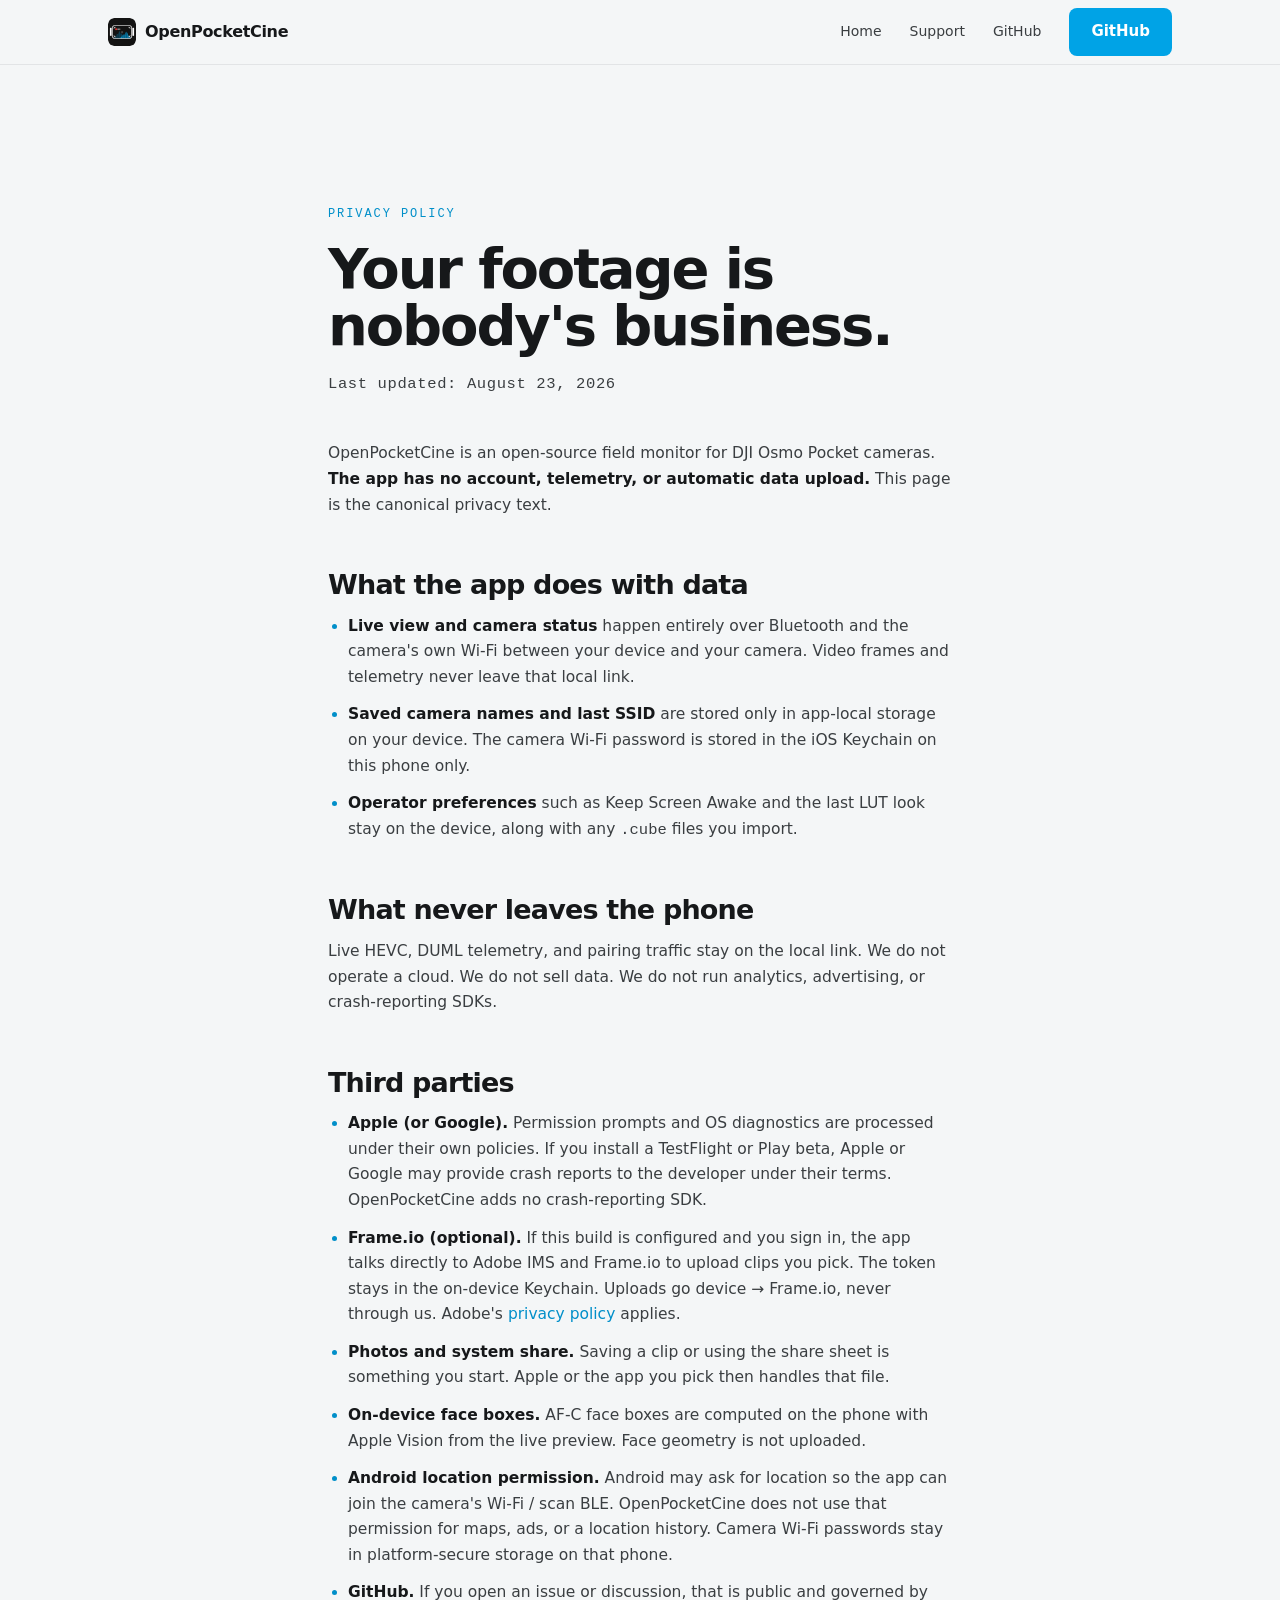
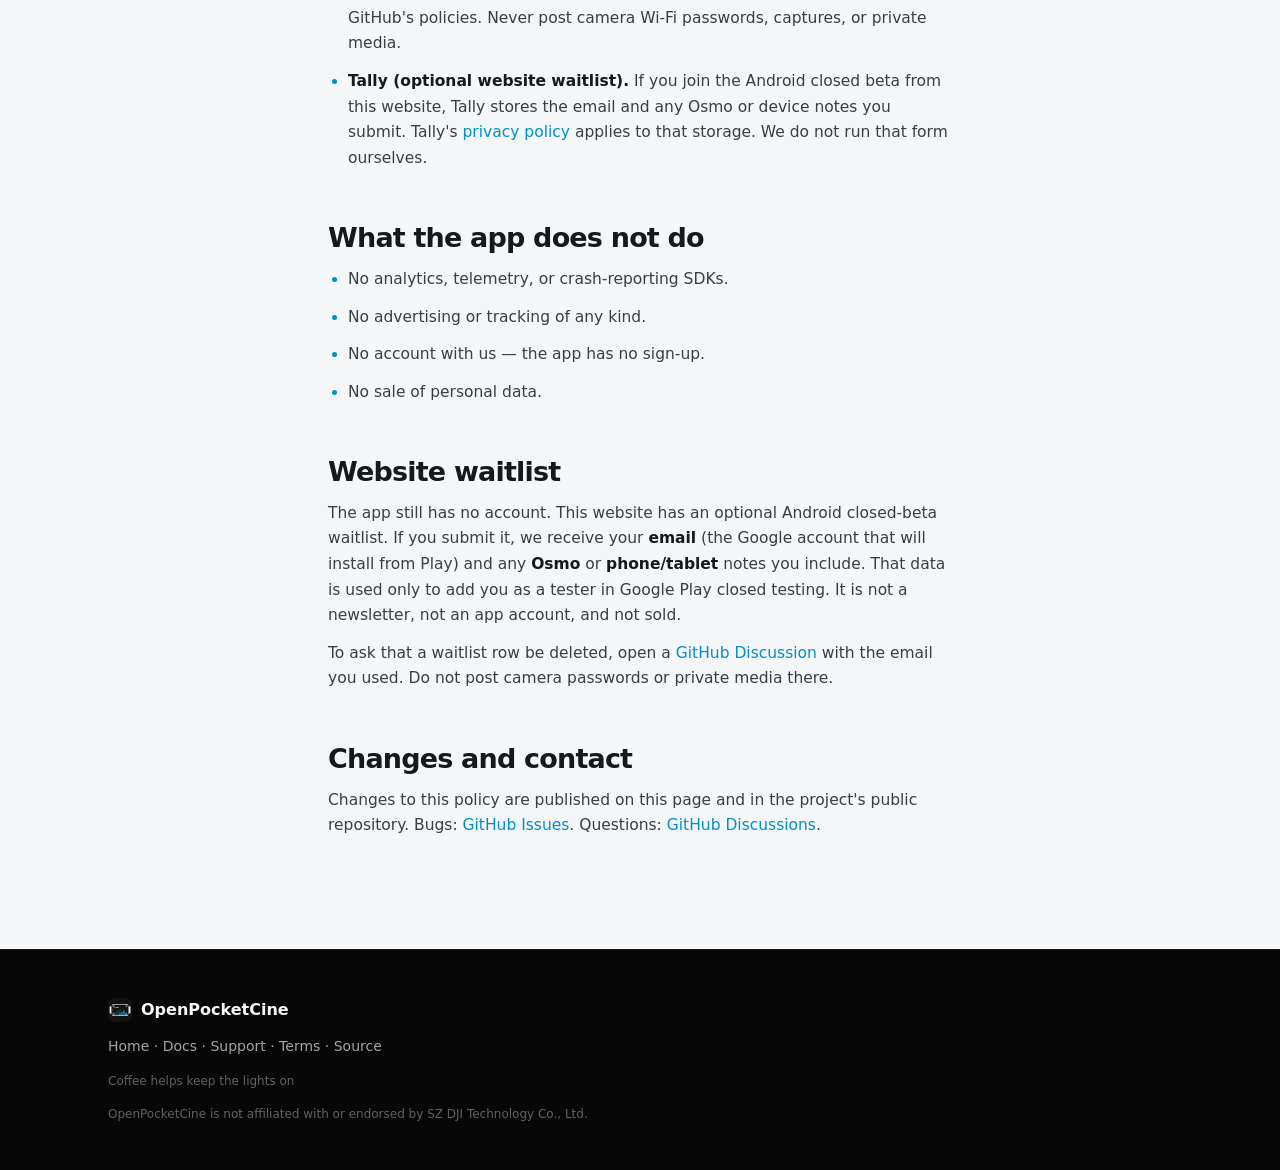
<file: site/privacy/index.html>
<!doctype html>
<html lang="en">
<head>
  <meta charset="utf-8">
  <meta name="viewport" content="width=device-width, initial-scale=1, viewport-fit=cover">
  <title>OpenPocketCine Privacy Policy</title>
  <meta name="description" content="OpenPocketCine collects no personal data and operates no servers. Camera control and live view stay on your local network.">
  <meta name="theme-color" content="#141414">
  <meta name="referrer" content="no-referrer">
  <meta http-equiv="Content-Security-Policy" content="default-src 'self'; style-src 'self' 'unsafe-inline' https://fonts.googleapis.com; font-src https://fonts.gstatic.com; img-src 'self' data:; object-src 'none'; base-uri 'self'; form-action 'none'; upgrade-insecure-requests">
  <link rel="canonical" href="https://openpocketcine.app/privacy/">
  <meta property="og:type" content="website">
  <meta property="og:title" content="OpenPocketCine Privacy Policy">
  <meta property="og:description" content="No telemetry or automatic uploads. Live view stays on the local link.">
  <meta property="og:url" content="https://openpocketcine.app/privacy/">
  <link rel="icon" href="../assets/icon.png">
  <link rel="apple-touch-icon" href="../assets/icon.png">
  <link rel="preconnect" href="https://fonts.googleapis.com">
  <link rel="preconnect" href="https://fonts.gstatic.com" crossorigin>
  <link href="https://fonts.googleapis.com/css2?family=IBM+Plex+Mono:wght@400;500&amp;family=IBM+Plex+Sans:wght@400;500;600&amp;family=Sora:wght@500;600;700&amp;display=swap" rel="stylesheet">
  <link rel="stylesheet" href="../assets/app.css">
  <style>
    .legal-hero { padding: clamp(88px, 12vw, 140px) 0 clamp(28px, 4vw, 44px); }
    .legal-hero h1 { font-size: clamp(34px, 5vw, 56px); margin: 10px 0 18px; }
    .legal-hero .legal-article { padding-bottom: 0; }
    .legal-updated { font: 500 13px/1.4 var(--mono); color: var(--faint); letter-spacing: .04em; }
    .legal-article { max-width: 720px; padding-bottom: clamp(64px, 9vw, 110px); }
    .legal-article h2 { font-size: clamp(21px, 2.6vw, 27px); margin: clamp(36px, 5vw, 52px) 0 14px; }
    .legal-article p, .legal-article li { color: var(--muted); font-size: 15.5px; line-height: 1.65; }
    .legal-article p + p { margin-top: 12px; }
    .legal-article strong { color: var(--ink); }
    .legal-article ul { list-style: disc; padding-left: 20px; display: flex; flex-direction: column; gap: 12px; }
    .legal-article li::marker { color: var(--accent); }
    .legal-article a { color: var(--accent); }
    .legal-article a:hover { text-decoration: underline; }
  </style>
</head>
<body class="support-page">
  <a class="skip-link" href="#legal-content">Skip to content</a>


  <header class="support-nav">
    <div class="container support-nav__inner">
      <a href="/" class="nav__brand" aria-label="OpenPocketCine home">
        <img src="../assets/icon.png" alt="" width="28" height="28">
        <span>OpenPocketCine</span>
      </a>
      <nav class="support-nav__links" aria-label="Page navigation">
        <a href="/">Home</a>
        <a href="/support/">Support</a>
        <a href="https://github.com/erik-sutton95/OpenPocketCine" target="_blank" rel="noopener">GitHub</a>
        <a class="btn btn--primary" href="https://github.com/erik-sutton95/OpenPocketCine" target="_blank" rel="noopener"><span class="btn__rec" aria-hidden="true"></span>GitHub</a>
      </nav>
    </div>
  </header>

  <main id="legal-content">
    <section class="legal-hero">
      <div class="container legal-article">
        <span class="kicker">Privacy policy</span>
        <h1>Your footage is nobody's business.</h1>
        <p class="legal-updated">Last updated: August 23, 2026</p>
      </div>
    </section>

    <div class="container legal-article">
      <p>
        OpenPocketCine is an open-source field monitor for DJI Osmo Pocket cameras.
        <strong>The app has no account, telemetry, or automatic data upload.</strong>
        This page is the canonical privacy text.
      </p>

      <h2>What the app does with data</h2>
      <ul>
        <li>
          <strong>Live view and camera status</strong> happen entirely over Bluetooth and the
          camera's own Wi-Fi between your device and your camera. Video frames and telemetry
          never leave that local link.
        </li>
        <li>
          <strong>Saved camera names and last SSID</strong> are stored only in app-local storage
          on your device. The camera Wi-Fi password is stored in the iOS Keychain on this phone
          only.
        </li>
        <li>
          <strong>Operator preferences</strong> such as Keep Screen Awake and the last LUT look
          stay on the device, along with any <span class="mono">.cube</span> files you import.
        </li>
      </ul>

      <h2>What never leaves the phone</h2>
      <p>
        Live HEVC, DUML telemetry, and pairing traffic stay on the local link. We do not operate
        a cloud. We do not sell data. We do not run analytics, advertising, or crash-reporting
        SDKs.
      </p>

      <h2>Third parties</h2>
      <ul>
        <li>
          <strong>Apple (or Google).</strong> Permission prompts and OS diagnostics are processed
          under their own policies. If you install a TestFlight or Play beta, Apple or Google may
          provide crash reports to the developer under their terms. OpenPocketCine adds no
          crash-reporting SDK.
        </li>
        <li>
          <strong>Frame.io (optional).</strong> If this build is configured and you sign in, the
          app talks directly to Adobe IMS and Frame.io to upload clips you pick. The token stays
          in the on-device Keychain. Uploads go device → Frame.io, never through us.
          Adobe's <a href="https://www.adobe.com/privacy/policy.html">privacy policy</a> applies.
        </li>
        <li>
          <strong>Photos and system share.</strong> Saving a clip or using the share sheet is
          something you start. Apple or the app you pick then handles that file.
        </li>
        <li>
          <strong>On-device face boxes.</strong> AF-C face boxes are computed on the phone with
          Apple Vision from the live preview. Face geometry is not uploaded.
        </li>
        <li>
          <strong>Android location permission.</strong> Android may ask for location so the app
          can join the camera's Wi-Fi / scan BLE. OpenPocketCine does not use that permission for
          maps, ads, or a location history. Camera Wi-Fi passwords stay in platform-secure storage
          on that phone.
        </li>
        <li>
          <strong>GitHub.</strong> If you open an issue or discussion, that is public and governed
          by GitHub's policies. Never post camera Wi-Fi passwords, captures, or private media.
        </li>
        <li>
          <strong>Tally (optional website waitlist).</strong> If you join the Android closed beta
          from this website, Tally stores the email and any Osmo or device notes you submit.
          Tally's
          <a href="https://tally.so/help/privacy-policy" target="_blank" rel="noopener">privacy policy</a>
          applies to that storage. We do not run that form ourselves.
        </li>
      </ul>

      <h2>What the app does not do</h2>
      <ul>
        <li>No analytics, telemetry, or crash-reporting SDKs.</li>
        <li>No advertising or tracking of any kind.</li>
        <li>No account with us &mdash; the app has no sign-up.</li>
        <li>No sale of personal data.</li>
      </ul>

      <h2>Website waitlist</h2>
      <p>
        The app still has no account. This website has an optional Android closed-beta waitlist.
        If you submit it, we receive your <strong>email</strong> (the Google account that will
        install from Play) and any <strong>Osmo</strong> or <strong>phone/tablet</strong> notes
        you include. That data is used only to add you as a tester in Google Play closed testing.
        It is not a newsletter, not an app account, and not sold.
      </p>
      <p>
        To ask that a waitlist row be deleted, open a
        <a href="https://github.com/erik-sutton95/OpenPocketCine/discussions/new?category=q-a" target="_blank" rel="noopener">GitHub Discussion</a>
        with the email you used. Do not post camera passwords or private media there.
      </p>

      <h2>Changes and contact</h2>
      <p>
        Changes to this policy are published on this page and in the project's public repository.
        Bugs:
        <a href="https://github.com/erik-sutton95/OpenPocketCine/issues/new?template=bug_report.yml" target="_blank" rel="noopener">GitHub Issues</a>.
        Questions:
        <a href="https://github.com/erik-sutton95/OpenPocketCine/discussions/new?category=q-a" target="_blank" rel="noopener">GitHub Discussions</a>.
      </p>
    </div>
  </main>

  <footer class="footer">
    <div class="container footer__inner">
      <div class="footer__brand"><img src="../assets/icon.png" alt="" width="24" height="24"><span>OpenPocketCine</span></div>
      <p class="footer__meta"><a href="/">Home</a> · <a href="/docs/">Docs</a> · <a href="/support/">Support</a> · <a href="/terms/">Terms</a> · <a href="https://github.com/erik-sutton95/OpenPocketCine" target="_blank" rel="noopener">Source</a></p>
      <p class="footer__coffee"><a href="https://buymeacoffee.com/eriksutton" target="_blank" rel="noopener">Coffee helps keep the lights on</a></p>
      <p class="footer__disclaimer">OpenPocketCine is not affiliated with or endorsed by SZ DJI Technology Co., Ltd.</p>
    </div>
  </footer>
</body>
</html>
</file>
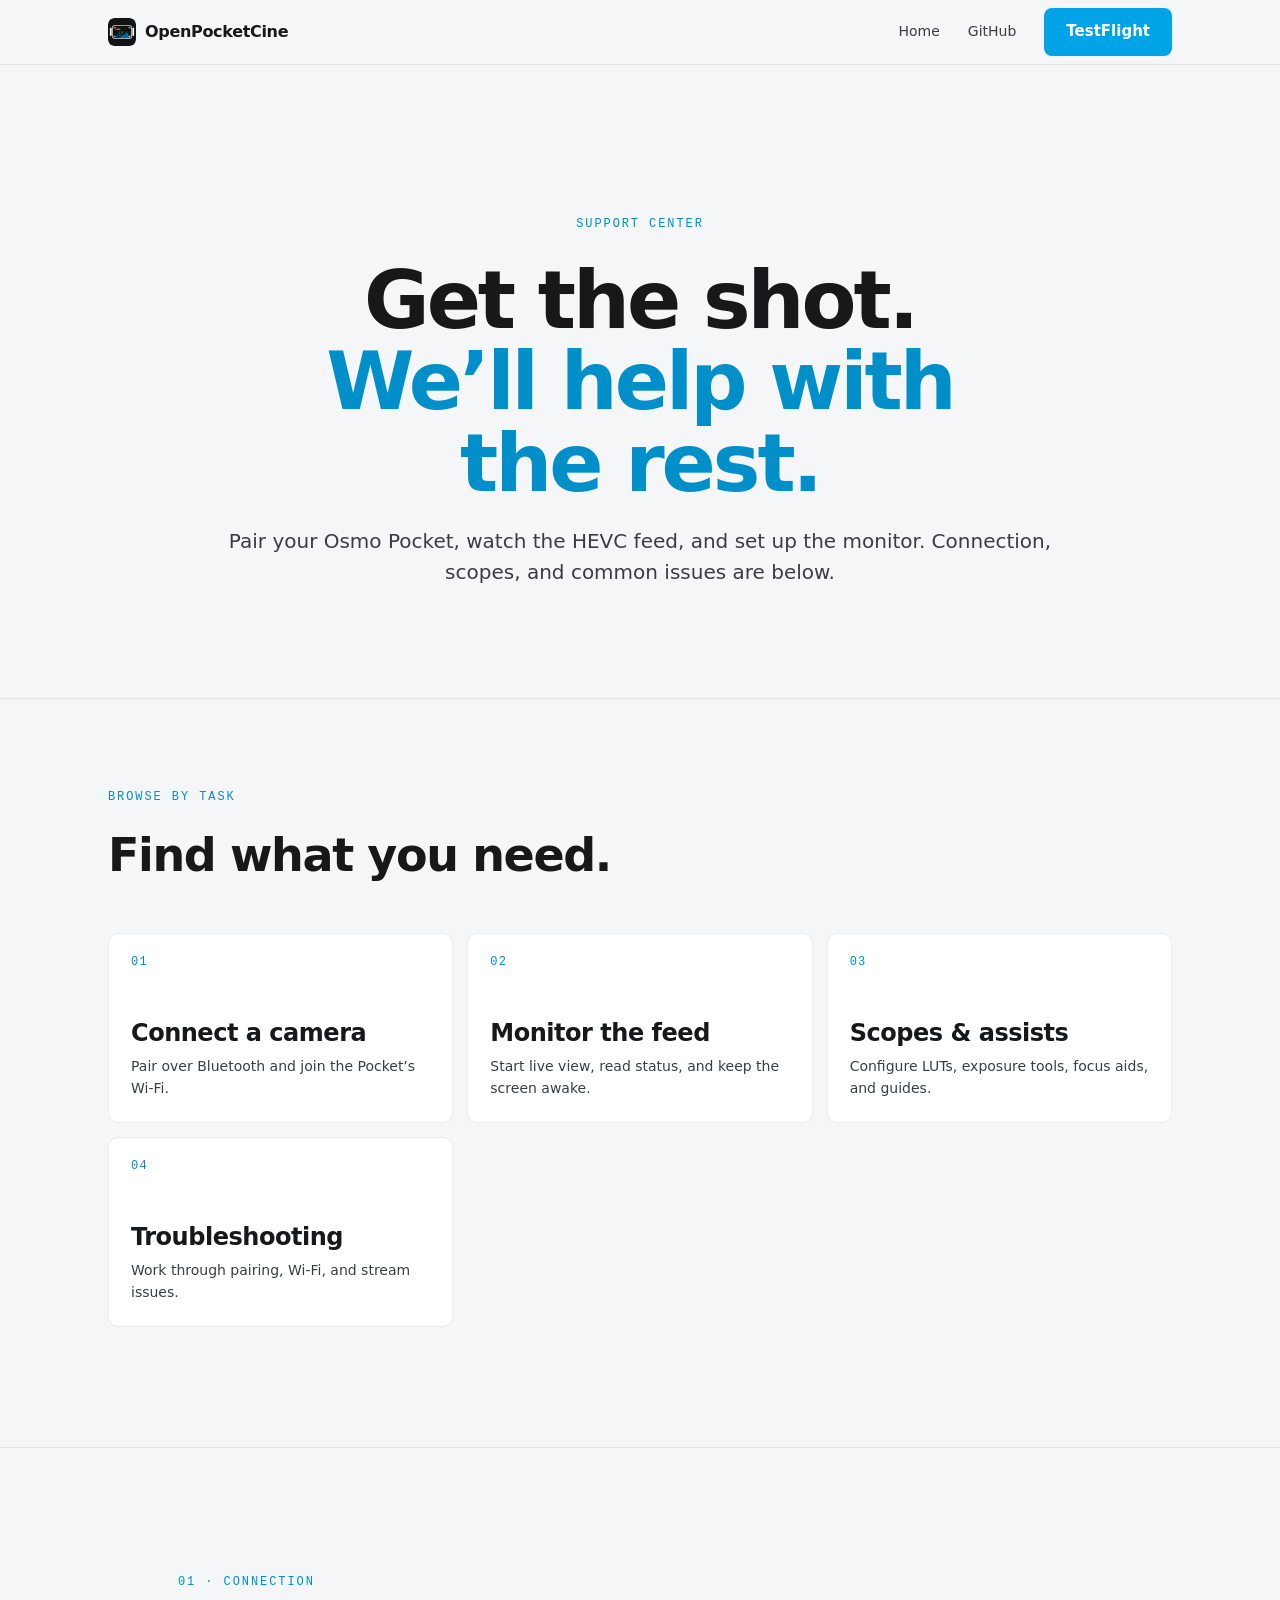
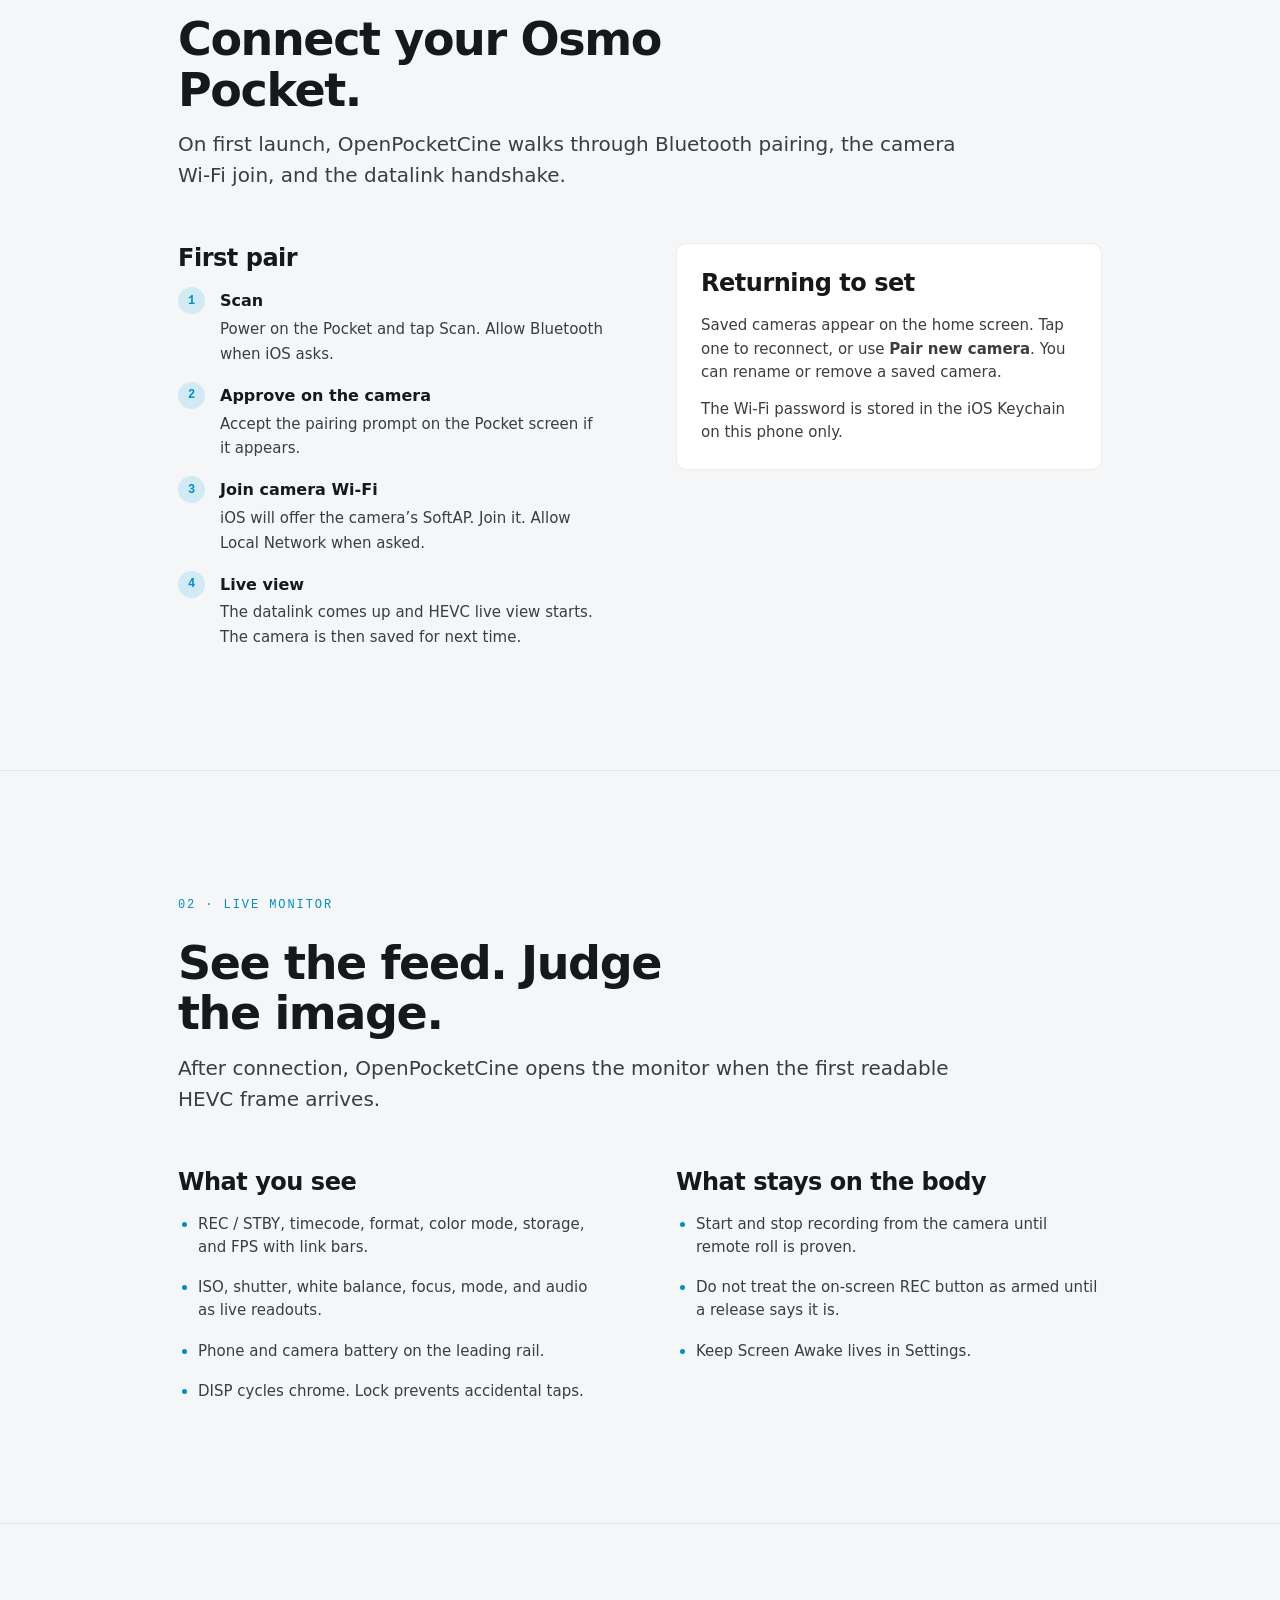
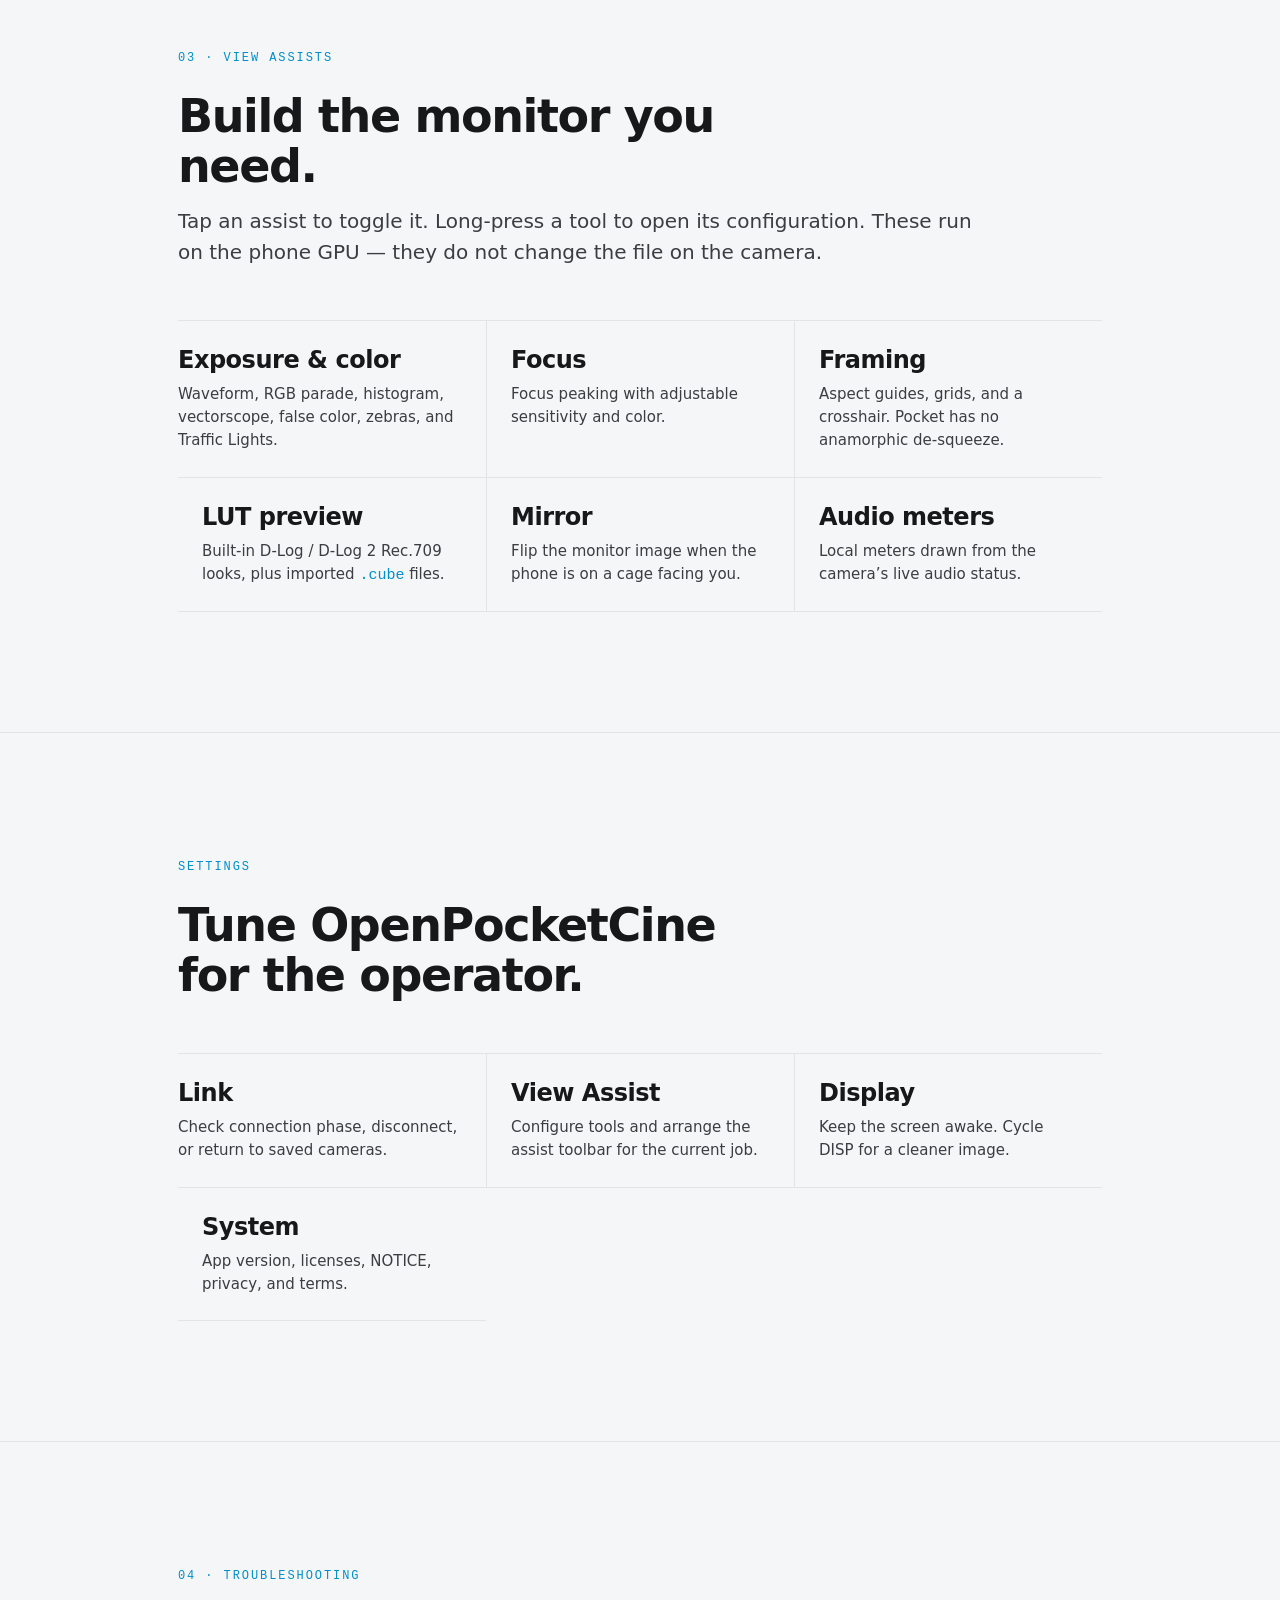
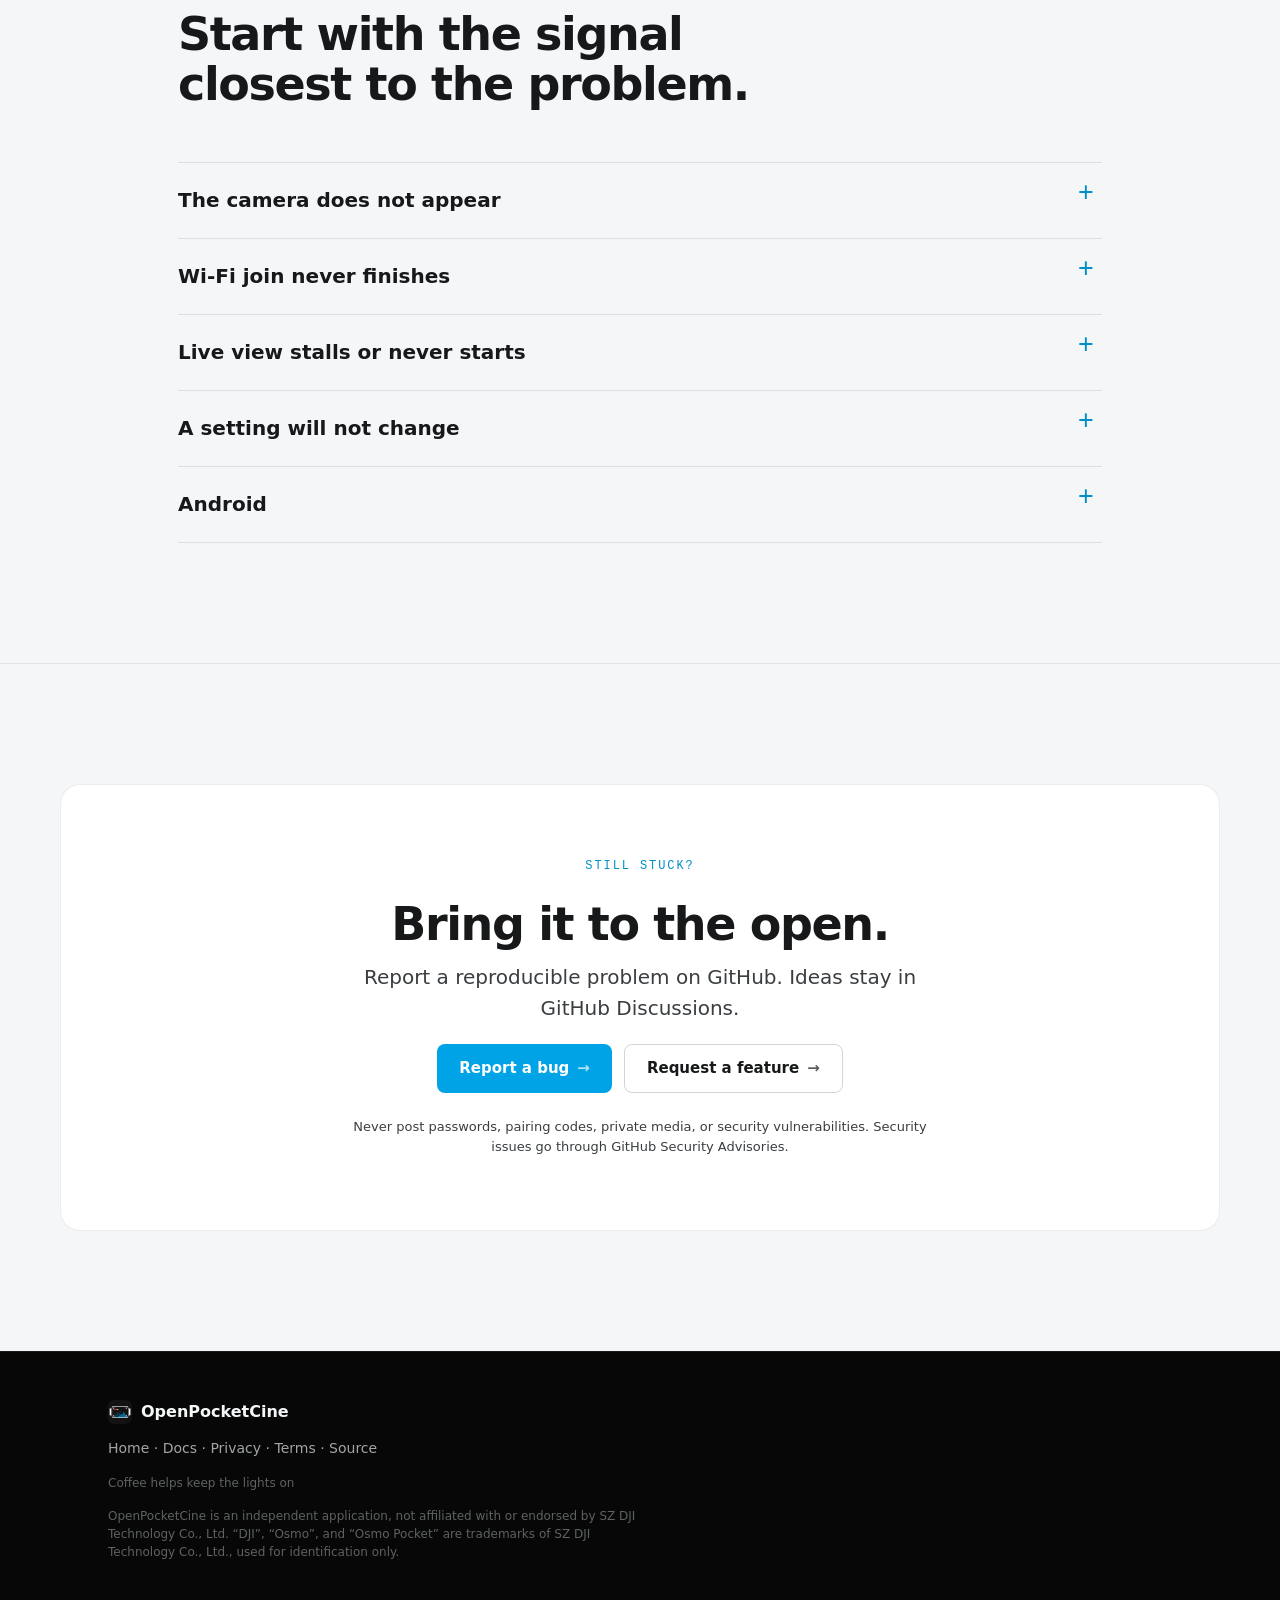
<file: site/support/index.html>
<!doctype html>
<html lang="en">
<head>
  <meta charset="utf-8">
  <meta name="viewport" content="width=device-width, initial-scale=1, viewport-fit=cover">
  <title>OpenPocketCine Support — Connect, monitor, and judge the image</title>
  <meta name="description" content="Learn how to pair an Osmo Pocket 4, watch HEVC live view, and use scopes, LUTs, and view assists in OpenPocketCine.">
  <meta name="theme-color" content="#141414">
  <meta name="referrer" content="no-referrer">
  <meta http-equiv="Content-Security-Policy" content="default-src 'self'; style-src 'self' 'unsafe-inline' https://fonts.googleapis.com; font-src https://fonts.gstatic.com; img-src 'self' data:; object-src 'none'; base-uri 'self'; form-action 'none'; upgrade-insecure-requests">
  <link rel="canonical" href="https://openpocketcine.app/support/">
  <meta property="og:type" content="website">
  <meta property="og:title" content="OpenPocketCine Support">
  <meta property="og:description" content="Connection guides, monitoring tools, and troubleshooting for OpenPocketCine.">
  <meta property="og:url" content="https://openpocketcine.app/support/">
  <meta property="og:image" content="https://openpocketcine.app/assets/screens/hero-monitor.webp">
  <meta name="twitter:card" content="summary_large_image">
  <link rel="icon" href="../assets/icon.png">
  <link rel="apple-touch-icon" href="../assets/icon.png">
  <link rel="preconnect" href="https://fonts.googleapis.com">
  <link rel="preconnect" href="https://fonts.gstatic.com" crossorigin>
  <link href="https://fonts.googleapis.com/css2?family=IBM+Plex+Mono:wght@400;500&amp;family=IBM+Plex+Sans:wght@400;500;600&amp;family=Sora:wght@500;600;700&amp;display=swap" rel="stylesheet">
  <link rel="stylesheet" href="../assets/app.css">
</head>
<body class="support-page">
  <a class="skip-link" href="#support-content">Skip to support content</a>

  <header class="support-nav">
    <div class="container support-nav__inner">
      <a href="/" class="nav__brand" aria-label="OpenPocketCine home">
        <img src="../assets/icon.png" alt="" width="28" height="28">
        <span>OpenPocketCine</span>
      </a>
      <nav class="support-nav__links" aria-label="Support navigation">
        <a href="/">Home</a>
        <a href="https://github.com/erik-sutton95/OpenPocketCine" target="_blank" rel="noopener">GitHub</a>
        <a class="btn btn--primary" href="https://testflight.apple.com/join/1tmt3aEB" target="_blank" rel="noopener"><span class="btn__rec" aria-hidden="true"></span>TestFlight</a>
      </nav>
    </div>
  </header>

  <main id="support-content">
    <section class="support-hero">
      <div class="container support-hero__inner">
        <span class="kicker">Support center</span>
        <h1>Get the shot.<br><span class="sky">We’ll help with the rest.</span></h1>
        <p class="lead">Pair your Osmo Pocket, watch the HEVC feed, and set up the monitor. Connection, scopes, and common issues are below.</p>
      </div>
    </section>

    <section class="support-section support-section--compact" aria-labelledby="browse-title">
      <div class="container">
        <div class="support-heading">
          <span class="section-label">Browse by task</span>
          <h2 id="browse-title">Find what you need.</h2>
        </div>
        <nav class="support-grid" aria-label="Support topics">
          <a class="support-card" href="#connect"><span>01</span><h3>Connect a camera</h3><p>Pair over Bluetooth and join the Pocket’s Wi-Fi.</p></a>
          <a class="support-card" href="#monitor"><span>02</span><h3>Monitor the feed</h3><p>Start live view, read status, and keep the screen awake.</p></a>
          <a class="support-card" href="#assists"><span>03</span><h3>Scopes &amp; assists</h3><p>Configure LUTs, exposure tools, focus aids, and guides.</p></a>
          <a class="support-card" href="#troubleshooting"><span>04</span><h3>Troubleshooting</h3><p>Work through pairing, Wi-Fi, and stream issues.</p></a>
        </nav>
      </div>
    </section>

    <section class="support-section" id="connect" aria-labelledby="connect-title">
      <div class="container support-article">
        <div class="support-heading"><span class="section-label">01 · Connection</span><h2 id="connect-title">Connect your Osmo Pocket.</h2><p class="lead">On first launch, OpenPocketCine walks through Bluetooth pairing, the camera Wi-Fi join, and the datalink handshake.</p></div>
        <div class="support-columns">
          <div>
            <h3>First pair</h3>
            <ol class="support-steps">
              <li><strong>Scan</strong><span>Power on the Pocket and tap Scan. Allow Bluetooth when iOS asks.</span></li>
              <li><strong>Approve on the camera</strong><span>Accept the pairing prompt on the Pocket screen if it appears.</span></li>
              <li><strong>Join camera Wi-Fi</strong><span>iOS will offer the camera’s SoftAP. Join it. Allow Local Network when asked.</span></li>
              <li><strong>Live view</strong><span>The datalink comes up and HEVC live view starts. The camera is then saved for next time.</span></li>
            </ol>
          </div>
          <div class="support-callout glass">
            <h3>Returning to set</h3>
            <p>Saved cameras appear on the home screen. Tap one to reconnect, or use <strong>Pair new camera</strong>. You can rename or remove a saved camera.</p>
            <p>The Wi-Fi password is stored in the iOS Keychain on this phone only.</p>
          </div>
        </div>
      </div>
    </section>

    <section class="support-section" id="monitor" aria-labelledby="monitor-title">
      <div class="container support-article">
        <div class="support-heading"><span class="section-label">02 · Live monitor</span><h2 id="monitor-title">See the feed. Judge the image.</h2><p class="lead">After connection, OpenPocketCine opens the monitor when the first readable HEVC frame arrives.</p></div>
        <div class="support-columns">
          <div>
            <h3>What you see</h3>
            <ul class="support-list">
              <li>REC / STBY, timecode, format, color mode, storage, and FPS with link bars.</li>
              <li>ISO, shutter, white balance, focus, mode, and audio as live readouts.</li>
              <li>Phone and camera battery on the leading rail.</li>
              <li>DISP cycles chrome. Lock prevents accidental taps.</li>
            </ul>
          </div>
          <div>
            <h3>What stays on the body</h3>
            <ul class="support-list">
              <li>Start and stop recording from the camera until remote roll is proven.</li>
              <li>Do not treat the on-screen REC button as armed until a release says it is.</li>
              <li>Keep Screen Awake lives in Settings.</li>
            </ul>
          </div>
        </div>
      </div>
    </section>

    <section class="support-section" id="assists" aria-labelledby="assists-title">
      <div class="container support-article">
        <div class="support-heading"><span class="section-label">03 · View assists</span><h2 id="assists-title">Build the monitor you need.</h2><p class="lead">Tap an assist to toggle it. Long-press a tool to open its configuration. These run on the phone GPU — they do not change the file on the camera.</p></div>
        <div class="support-feature-list support-feature-list--three">
          <article><h3>Exposure &amp; color</h3><p>Waveform, RGB parade, histogram, vectorscope, false color, zebras, and Traffic Lights.</p></article>
          <article><h3>Focus</h3><p>Focus peaking with adjustable sensitivity and color.</p></article>
          <article><h3>Framing</h3><p>Aspect guides, grids, and a crosshair. Pocket has no anamorphic de-squeeze.</p></article>
          <article><h3>LUT preview</h3><p>Built-in D-Log / D-Log 2 Rec.709 looks, plus imported <code>.cube</code> files.</p></article>
          <article><h3>Mirror</h3><p>Flip the monitor image when the phone is on a cage facing you.</p></article>
          <article><h3>Audio meters</h3><p>Local meters drawn from the camera’s live audio status.</p></article>
        </div>
      </div>
    </section>

    <section class="support-section" id="settings" aria-labelledby="settings-title">
      <div class="container support-article">
        <div class="support-heading"><span class="section-label">Settings</span><h2 id="settings-title">Tune OpenPocketCine for the operator.</h2></div>
        <div class="support-feature-list support-feature-list--three">
          <article><h3>Link</h3><p>Check connection phase, disconnect, or return to saved cameras.</p></article>
          <article><h3>View Assist</h3><p>Configure tools and arrange the assist toolbar for the current job.</p></article>
          <article><h3>Display</h3><p>Keep the screen awake. Cycle DISP for a cleaner image.</p></article>
          <article><h3>System</h3><p>App version, licenses, NOTICE, privacy, and terms.</p></article>
        </div>
      </div>
    </section>

    <section class="support-section" id="troubleshooting" aria-labelledby="troubleshooting-title">
      <div class="container support-article">
        <div class="support-heading"><span class="section-label">04 · Troubleshooting</span><h2 id="troubleshooting-title">Start with the signal closest to the problem.</h2></div>
        <div class="support-faq">
          <details><summary>The camera does not appear</summary><div><p>Power the Pocket on, stay close, and allow Bluetooth. If you previously paired with Mimo or another install, remove the old pairing on the camera and try again.</p></div></details>
          <details><summary>Wi-Fi join never finishes</summary><div><p>Approve the iOS Join prompt for the camera’s SoftAP. If iOS stays on cellular, forget the network and retry. Local Network permission is required for the datalink.</p></div></details>
          <details><summary>Live view stalls or never starts</summary><div><p>Move closer to the camera, confirm you are on the camera Wi-Fi, and reconnect. The monitor needs a first HEVC frame before chrome is useful.</p></div></details>
          <details><summary>A setting will not change</summary><div><p>Some writes are still reverse-engineered and can ACK, lag, or no-op. Confirm record, exposure, and media on the Pocket body. Do not treat the on-screen REC control as armed until you trust that build.</p></div></details>
          <details><summary>Android</summary><div><p>Android is a closed beta on Google Play. Join the waitlist from the <a href="/">home page</a> or <a href="https://tally.so/r/xX8eek" target="_blank" rel="noopener">the signup form</a>. Needs a 64-bit phone, Android 10 or newer. iPhone and iPad are the daily driver today.</p></div></details>
        </div>
      </div>
    </section>

    <section class="support-section support-contact" aria-labelledby="contact-title">
      <div class="container support-contact__inner glass">
        <span class="kicker">Still stuck?</span>
        <h2 id="contact-title">Bring it to the open.</h2>
        <p class="lead">Report a reproducible problem on GitHub. Ideas stay in GitHub Discussions.</p>
        <div class="hero__cta">
          <a class="btn btn--primary" href="https://github.com/erik-sutton95/OpenPocketCine/issues/new?template=bug_report.yml" target="_blank" rel="noopener">Report a bug<span class="btn__arrow" aria-hidden="true">→</span></a>
          <a class="btn btn--ghost" href="https://github.com/erik-sutton95/OpenPocketCine/discussions/new?category=ideas" target="_blank" rel="noopener">Request a feature<span class="btn__arrow" aria-hidden="true">→</span></a>
        </div>
        <p class="support-contact__hint">Never post passwords, pairing codes, private media, or security vulnerabilities. Security issues go through GitHub Security Advisories.</p>
      </div>
    </section>
  </main>

  <footer class="footer">
    <div class="container footer__inner">
      <div class="footer__brand"><img src="../assets/icon.png" alt="" width="24" height="24"><span>OpenPocketCine</span></div>
      <p class="footer__meta"><a href="/">Home</a> · <a href="/docs/">Docs</a> · <a href="/privacy/">Privacy</a> · <a href="/terms/">Terms</a> · <a href="https://github.com/erik-sutton95/OpenPocketCine" target="_blank" rel="noopener">Source</a></p>
      <p class="footer__coffee"><a href="https://buymeacoffee.com/eriksutton" target="_blank" rel="noopener">Coffee helps keep the lights on</a></p>
      <p class="footer__disclaimer">OpenPocketCine is an independent application, not affiliated with or endorsed by SZ DJI Technology Co., Ltd. “DJI”, “Osmo”, and “Osmo Pocket” are trademarks of SZ DJI Technology Co., Ltd., used for identification only.</p>
    </div>
  </footer>
</body>
</html>
</file>
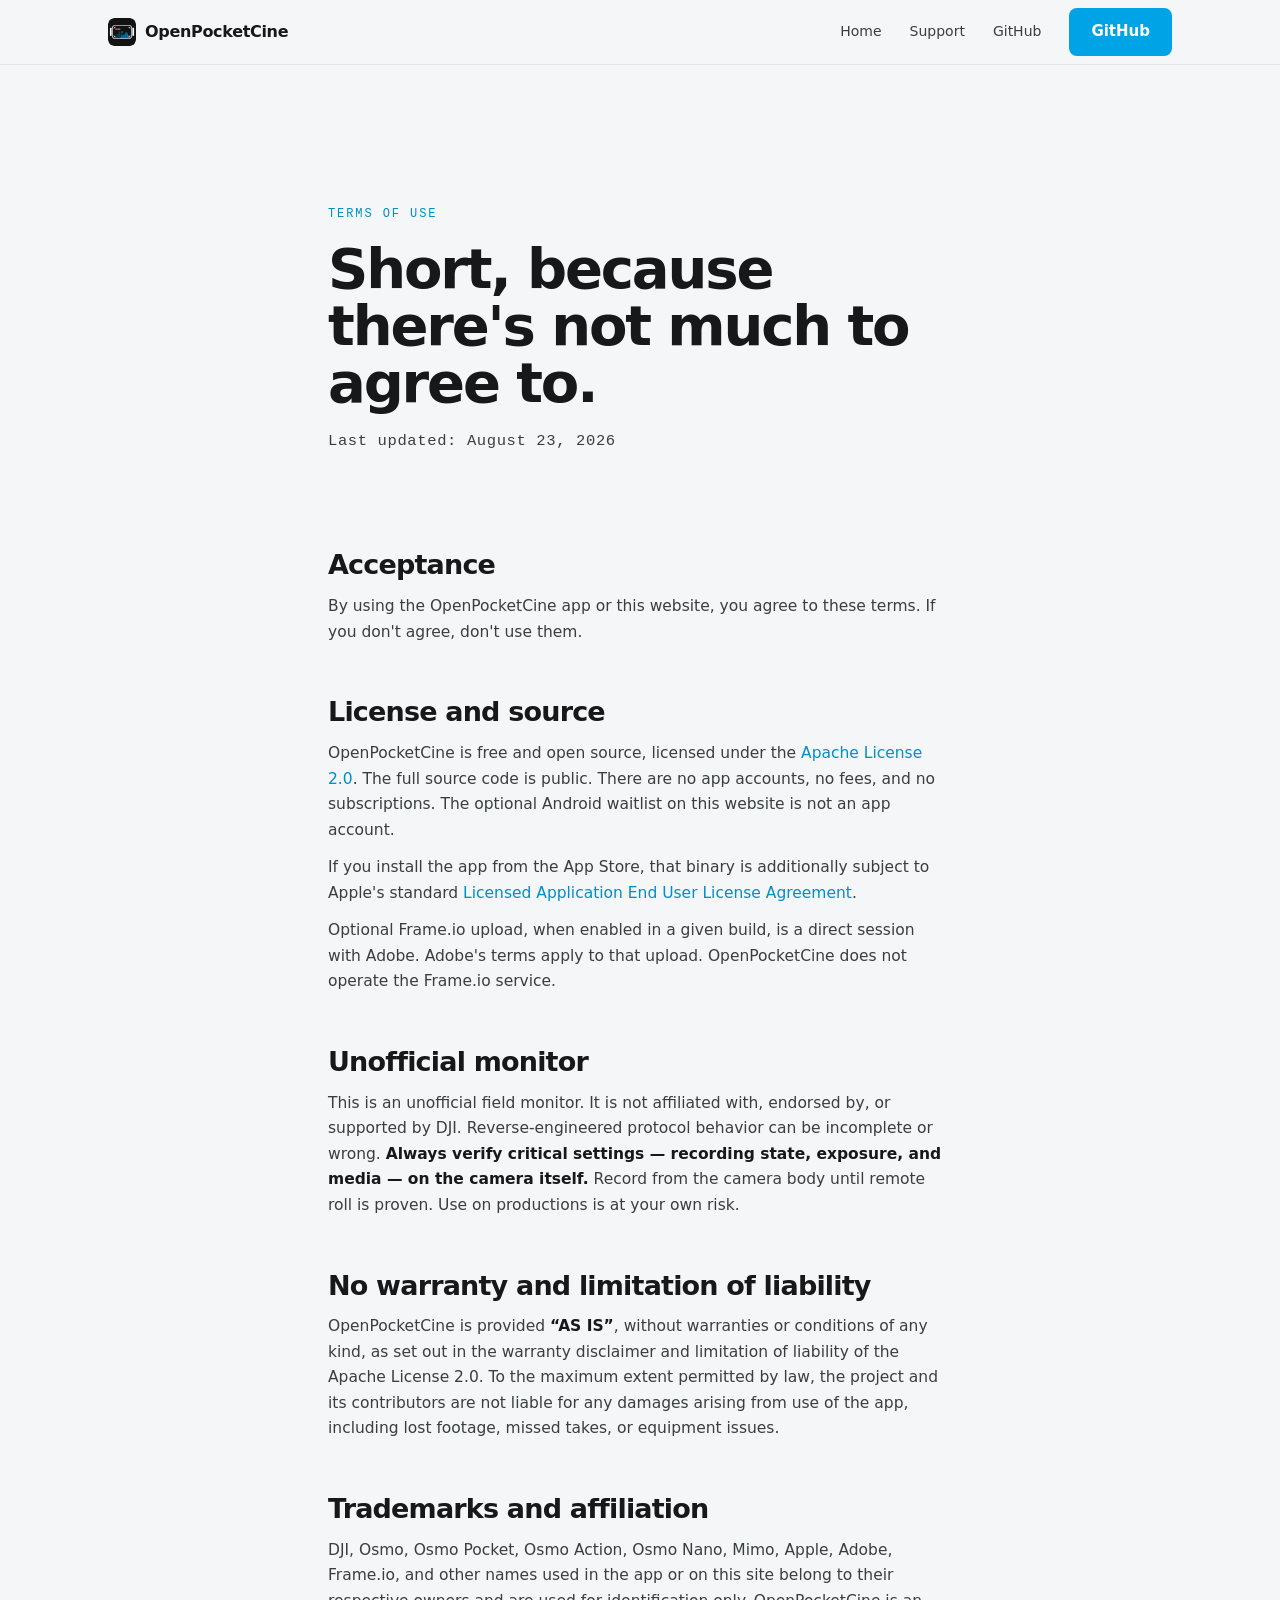
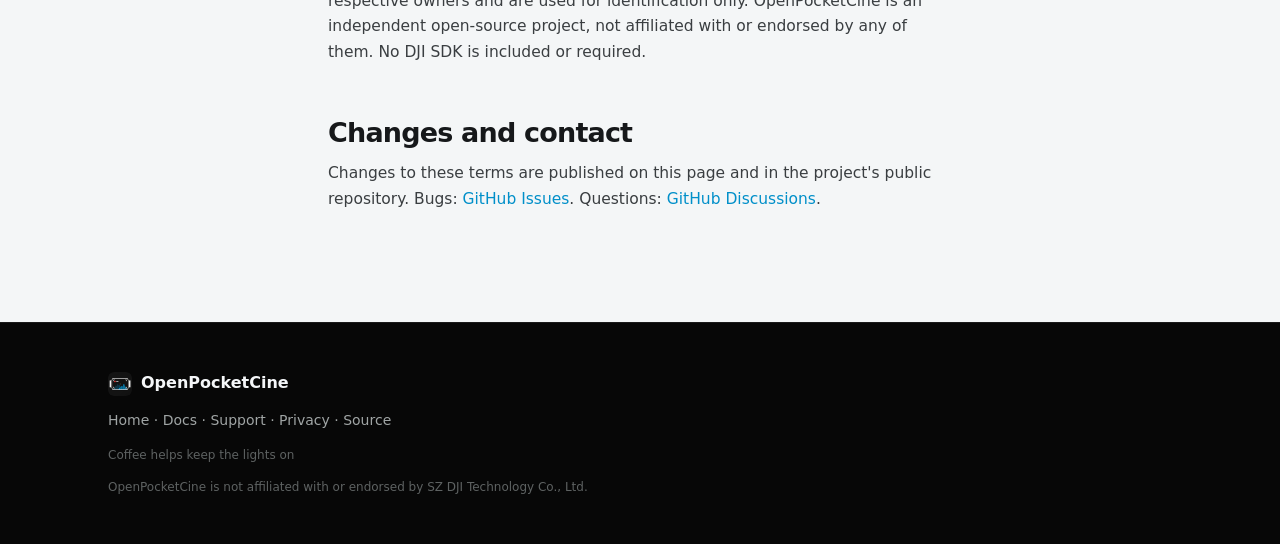
<file: site/terms/index.html>
<!doctype html>
<html lang="en">
<head>
  <meta charset="utf-8">
  <meta name="viewport" content="width=device-width, initial-scale=1, viewport-fit=cover">
  <title>OpenPocketCine Terms of Use</title>
  <meta name="description" content="Plain-language terms for OpenPocketCine: free and open source under Apache-2.0, no accounts, no fees, provided as is.">
  <meta name="theme-color" content="#141414">
  <meta name="referrer" content="no-referrer">
  <meta http-equiv="Content-Security-Policy" content="default-src 'self'; style-src 'self' 'unsafe-inline' https://fonts.googleapis.com; font-src https://fonts.gstatic.com; img-src 'self' data:; object-src 'none'; base-uri 'self'; form-action 'none'; upgrade-insecure-requests">
  <link rel="canonical" href="https://openpocketcine.app/terms/">
  <meta property="og:type" content="website">
  <meta property="og:title" content="OpenPocketCine Terms of Use">
  <meta property="og:description" content="Free and open source under Apache-2.0. No accounts, no fees, no subscriptions.">
  <meta property="og:url" content="https://openpocketcine.app/terms/">
  <link rel="icon" href="../assets/icon.png">
  <link rel="apple-touch-icon" href="../assets/icon.png">
  <link rel="preconnect" href="https://fonts.googleapis.com">
  <link rel="preconnect" href="https://fonts.gstatic.com" crossorigin>
  <link href="https://fonts.googleapis.com/css2?family=IBM+Plex+Mono:wght@400;500&amp;family=IBM+Plex+Sans:wght@400;500;600&amp;family=Sora:wght@500;600;700&amp;display=swap" rel="stylesheet">
  <link rel="stylesheet" href="../assets/app.css">
  <style>
    .legal-hero { padding: clamp(88px, 12vw, 140px) 0 clamp(28px, 4vw, 44px); }
    .legal-hero h1 { font-size: clamp(34px, 5vw, 56px); margin: 10px 0 18px; }
    .legal-hero .legal-article { padding-bottom: 0; }
    .legal-updated { font: 500 13px/1.4 var(--mono); color: var(--faint); letter-spacing: .04em; }
    .legal-article { max-width: 720px; padding-bottom: clamp(64px, 9vw, 110px); }
    .legal-article h2 { font-size: clamp(21px, 2.6vw, 27px); margin: clamp(36px, 5vw, 52px) 0 14px; }
    .legal-article p, .legal-article li { color: var(--muted); font-size: 15.5px; line-height: 1.65; }
    .legal-article p + p { margin-top: 12px; }
    .legal-article strong { color: var(--ink); }
    .legal-article ul { list-style: disc; padding-left: 20px; display: flex; flex-direction: column; gap: 12px; }
    .legal-article li::marker { color: var(--accent); }
    .legal-article a { color: var(--accent); }
    .legal-article a:hover { text-decoration: underline; }
  </style>
</head>
<body class="support-page">
  <a class="skip-link" href="#legal-content">Skip to content</a>


  <header class="support-nav">
    <div class="container support-nav__inner">
      <a href="/" class="nav__brand" aria-label="OpenPocketCine home">
        <img src="../assets/icon.png" alt="" width="28" height="28">
        <span>OpenPocketCine</span>
      </a>
      <nav class="support-nav__links" aria-label="Page navigation">
        <a href="/">Home</a>
        <a href="/support/">Support</a>
        <a href="https://github.com/erik-sutton95/OpenPocketCine" target="_blank" rel="noopener">GitHub</a>
        <a class="btn btn--primary" href="https://github.com/erik-sutton95/OpenPocketCine" target="_blank" rel="noopener"><span class="btn__rec" aria-hidden="true"></span>GitHub</a>
      </nav>
    </div>
  </header>

  <main id="legal-content">
    <section class="legal-hero">
      <div class="container legal-article">
        <span class="kicker">Terms of use</span>
        <h1>Short, because there's not much to agree to.</h1>
        <p class="legal-updated">Last updated: August 23, 2026</p>
      </div>
    </section>

    <div class="container legal-article">
      <h2>Acceptance</h2>
      <p>
        By using the OpenPocketCine app or this website, you agree to these terms. If you don't
        agree, don't use them.
      </p>

      <h2>License and source</h2>
      <p>
        OpenPocketCine is free and open source, licensed under the
        <a href="https://github.com/erik-sutton95/OpenPocketCine/blob/main/LICENSE" target="_blank" rel="noopener">Apache
        License 2.0</a>. The full source code is public. There are no app accounts, no fees, and no
        subscriptions. The optional Android waitlist on this website is not an app account.
      </p>
      <p>
        If you install the app from the App Store, that binary is additionally subject to Apple's
        standard
        <a href="https://www.apple.com/legal/internet-services/itunes/dev/stdeula/" target="_blank" rel="noopener">Licensed
        Application End User License Agreement</a>.
      </p>
      <p>
        Optional Frame.io upload, when enabled in a given build, is a direct session with Adobe.
        Adobe's terms apply to that upload. OpenPocketCine does not operate the Frame.io service.
      </p>

      <h2>Unofficial monitor</h2>
      <p>
        This is an unofficial field monitor. It is not affiliated with, endorsed by, or supported
        by DJI. Reverse-engineered protocol behavior can be incomplete or wrong.
        <strong>Always verify critical settings &mdash; recording state, exposure, and media
        &mdash; on the camera itself.</strong> Record from the camera body until remote roll is
        proven. Use on productions is at your own risk.
      </p>

      <h2>No warranty and limitation of liability</h2>
      <p>
        OpenPocketCine is provided <strong>&ldquo;AS IS&rdquo;</strong>, without warranties or
        conditions of any kind, as set out in the warranty disclaimer and limitation of liability
        of the Apache License 2.0. To the maximum extent permitted by law, the project and its
        contributors are not liable for any damages arising from use of the app, including lost
        footage, missed takes, or equipment issues.
      </p>

      <h2>Trademarks and affiliation</h2>
      <p>
        DJI, Osmo, Osmo Pocket, Osmo Action, Osmo Nano, Mimo, Apple, Adobe, Frame.io, and other
        names used in the app or on this site belong to their respective owners and are used for
        identification only. OpenPocketCine is an independent open-source project, not affiliated
        with or endorsed by any of them. No DJI SDK is included or required.
      </p>

      <h2>Changes and contact</h2>
      <p>
        Changes to these terms are published on this page and in the project's public repository.
        Bugs:
        <a href="https://github.com/erik-sutton95/OpenPocketCine/issues/new?template=bug_report.yml" target="_blank" rel="noopener">GitHub Issues</a>.
        Questions:
        <a href="https://github.com/erik-sutton95/OpenPocketCine/discussions/new?category=q-a" target="_blank" rel="noopener">GitHub Discussions</a>.
      </p>
    </div>
  </main>

  <footer class="footer">
    <div class="container footer__inner">
      <div class="footer__brand"><img src="../assets/icon.png" alt="" width="24" height="24"><span>OpenPocketCine</span></div>
      <p class="footer__meta"><a href="/">Home</a> · <a href="/docs/">Docs</a> · <a href="/support/">Support</a> · <a href="/privacy/">Privacy</a> · <a href="https://github.com/erik-sutton95/OpenPocketCine" target="_blank" rel="noopener">Source</a></p>
      <p class="footer__coffee"><a href="https://buymeacoffee.com/eriksutton" target="_blank" rel="noopener">Coffee helps keep the lights on</a></p>
      <p class="footer__disclaimer">OpenPocketCine is not affiliated with or endorsed by SZ DJI Technology Co., Ltd.</p>
    </div>
  </footer>
</body>
</html>
</file>
<file: site/assets/app.css>
/* OpenPocketCine landing — DJI product-page bands, not the OpenZCine film set.
  Tokens: Night / Paper / Sky. No build step; GitHub Pages serves this as-is. */

:root {
  --sky:        #00A3E6;
  --sky-deep:   #008FC9;
  --sky-soft:   rgba(0, 163, 230, 0.14);
  --rec:        #D1333B;
  --night:      #0B0B0B;
  --dji-black:  #141414;
  --paper:      #F4F6F7;
  --paper-2:    #FFFFFF;
  --ink-dark:   #16181A;
  --titan:      #5E6262;
  --silver:     #A0A5A5;

  --bg:         var(--night);
  --bg-deep:    #070707;
  --surface:    #1C1C1C;
  --ink:        #F4F6F8;
  --muted:      var(--silver);
  --faint:      var(--titan);
  --accent:     var(--sky);
  --accent-soft:var(--sky-soft);
  --hairline:   rgba(244, 246, 248, 0.12);
  --hairline-2: rgba(244, 246, 248, 0.2);

  --sans: 'IBM Plex Sans', -apple-system, 'SF Pro Text', system-ui, sans-serif;
  --display: 'Sora', 'IBM Plex Sans', system-ui, sans-serif;
  --mono: 'IBM Plex Mono', ui-monospace, 'SF Mono', Menlo, monospace;

  --r-xl: 20px;
  --r-lg: 14px;
  --r-md: 10px;
  --r-sm: 6px;
  --maxw: 1160px;
  --ease-out: cubic-bezier(.16, 1, .3, 1);
  --nav-h: 64px;
  --mx: 50vw;
  --my: 40vh;
}

.band--dark {
  --bg: var(--night);
  --surface: #1C1C1C;
  --ink: #F4F6F8;
  --muted: var(--silver);
  --faint: var(--titan);
  --accent: var(--sky);
  --accent-soft: var(--sky-soft);
  --hairline: rgba(244, 246, 248, 0.12);
  --hairline-2: rgba(244, 246, 248, 0.2);
  background: var(--bg);
  color: var(--ink);
}

.band--light {
  --bg: var(--paper);
  --surface: var(--paper-2);
  --ink: var(--ink-dark);
  --muted: var(--titan);
  --faint: #8A9090;
  --accent: var(--sky-deep);
  --accent-soft: rgba(0, 143, 201, 0.12);
  --hairline: rgba(22, 24, 26, 0.10);
  --hairline-2: rgba(22, 24, 26, 0.16);
  background: var(--bg);
  color: var(--ink);
}

* { box-sizing: border-box; margin: 0; padding: 0; -webkit-tap-highlight-color: transparent; }
html { width: 100%; overflow-x: clip; }
body {
  background: var(--night);
  color: var(--ink);
  font-family: var(--sans);
  line-height: 1.55;
  -webkit-font-smoothing: antialiased;
  width: 100%;
  overflow-x: clip;
}
img, video, svg { display: block; max-width: 100%; }
a { color: inherit; text-decoration: none; }
:focus-visible { outline: 2px solid var(--sky); outline-offset: 3px; }

.container { width: 100%; max-width: var(--maxw); margin: 0 auto; padding: 0 clamp(20px, 5vw, 48px); }
.container--wide { max-width: 1360px; }
.section { padding: clamp(72px, 9vw, 120px) 0; position: relative; }
.section--spot { padding: clamp(88px, 11vw, 148px) 0; }

h1, h2 {
  font-family: var(--display);
  font-weight: 600;
}
h1 { font-size: clamp(40px, 6.4vw, 80px); line-height: 1.02; letter-spacing: -0.038em; }
h2 { font-size: clamp(28px, 4vw, 46px); line-height: 1.1; letter-spacing: -0.03em; }
h3 { font-size: clamp(20px, 2.2vw, 24px); line-height: 1.25; letter-spacing: -0.02em; font-weight: 600; }
.lead {
  font-size: clamp(16px, 1.8vw, 20px);
  color: var(--muted);
  max-width: 48ch;
  line-height: 1.55;
}
.mono { font-family: var(--mono); white-space: nowrap; }
.sky, .gold { color: var(--accent); }

.kicker,
.section-label {
  display: block;
  font-family: var(--mono);
  font-size: 12px;
  font-weight: 500;
  letter-spacing: 0.16em;
  text-transform: uppercase;
  color: var(--accent);
  margin-bottom: 16px;
  background: none;
  border: 0;
  padding: 0;
}
.section-label { display: inline-flex; align-items: center; gap: 8px; }
.rec-dot { display: none; }

.btn {
  display: inline-flex; align-items: center; justify-content: center; gap: 8px;
  font-family: var(--sans);
  font-weight: 600; font-size: 15px;
  padding: 12px 22px;
  border-radius: 8px;
  border: none;
  cursor: pointer;
  transition: background .2s ease, color .2s ease, border-color .2s ease, transform .2s var(--ease-out);
  transform: translate(var(--tx, 0), var(--ty, 0));
}
.btn--primary { background: var(--sky); color: #fff; }
.btn--primary:hover,
.btn--primary:focus-visible { background: var(--sky-deep); }
.btn__rec { display: none; }
.btn--ghost {
  background: transparent;
  color: var(--ink);
  border: 1px solid var(--hairline-2);
}
.btn--ghost:hover,
.btn--ghost:focus-visible { border-color: var(--accent); color: var(--accent); }
.btn__arrow { opacity: 0.7; }
.btn--disabled {
  background: transparent;
  color: var(--faint);
  border: 1px solid var(--hairline);
  cursor: not-allowed;
  transform: none;
}
.btn__status {
  padding: 2px 7px;
  border: 1px solid var(--hairline);
  border-radius: 4px;
  font-family: var(--mono);
  font-size: 9px;
  letter-spacing: .08em;
  text-transform: uppercase;
}

.grid { display: grid; gap: 28px; }
@media (min-width: 720px) { .grid--2 { grid-template-columns: 1fr 1fr; } }

/* ---- Full-width product nav: transparent on hero, then solid to the band ---- */
.nav {
  position: sticky; top: 0; z-index: 90;
  height: var(--nav-h);
  background: transparent;
  color: #F4F6F8;
  border-bottom: 1px solid transparent;
  transition: background .25s ease, color .25s ease, border-color .25s ease;
}
.nav__inner {
  display: flex; align-items: center; justify-content: space-between;
  height: 100%;
  max-width: calc(var(--maxw) + 40px);
  margin: 0 auto;
  padding: 0 clamp(20px, 4vw, 40px);
  gap: 16px;
}
.nav.scrolled.nav--dark {
  background: rgba(11, 11, 11, 0.92);
  backdrop-filter: blur(16px);
  color: #F4F6F8;
  border-bottom-color: rgba(255,255,255,.08);
}
.nav.scrolled.nav--light {
  background: rgba(244, 246, 247, 0.94);
  backdrop-filter: blur(16px);
  color: var(--ink-dark);
  border-bottom-color: rgba(22,24,26,.08);
}
.nav__brand { display: flex; align-items: center; gap: 9px; font-weight: 600; letter-spacing: -0.02em; font-family: var(--display); }
.nav__brand img { border-radius: 6px; }
.nav__links { display: none; gap: 26px; font-size: 14px; color: inherit; opacity: 0.72; }
.nav.scrolled .nav__links { opacity: 0.8; }
.nav__links a { position: relative; }
.nav__links a:hover { opacity: 1; }
.nav__links a::after {
  content: "";
  position: absolute; left: 0; right: 100%; bottom: -6px; height: 1px;
  background: var(--sky);
  transition: right .25s var(--ease-out);
}
.nav__links a:hover::after { right: 0; }
.nav__cta { display: flex; align-items: center; gap: 14px; }
.nav__github { font-size: 14px; opacity: 0.72; }
.nav__github:hover { opacity: 1; }
.nav__cta .btn { padding: 8px 14px; font-size: 13px; }
@media (min-width: 960px) { .nav__links { display: flex; } }
@media (max-width: 560px) {
  .nav__github, .nav__cta .btn { display: none; }
  .hero__disclaimer { display: none; }
  .hero__cta { flex-direction: column; align-items: stretch; width: min(100%, 360px); }
  .hero__cta .btn { width: 100%; }
  .hero__inner .lead,
  .support-hero .lead,
  .support-notice { max-width: none; width: 100%; overflow-wrap: break-word; }
  .support-nav__links .btn { display: none; }
}

.footer { background: var(--bg-deep); color: #F4F6F8; border-top: 1px solid rgba(255,255,255,.08); padding: 48px 0; }
.footer__inner { display: flex; flex-direction: column; gap: 14px; }
.footer__brand { display: flex; align-items: center; gap: 9px; font-weight: 600; font-family: var(--display); }
.footer__brand img { border-radius: 6px; }
.footer__meta { color: var(--silver); font-size: 14px; }
.footer__meta a:hover { color: #fff; }
.footer__coffee { font-size: 12px; color: var(--titan); }
.footer__coffee a { color: inherit; }
.footer__coffee a:hover,
.footer__coffee a:focus-visible { color: var(--silver); }
.footer__disclaimer { color: var(--titan); font-size: 12px; line-height: 1.5; max-width: 70ch; }

/* Support / legal — light article, DJI help-center feel */
.skip-link {
  position: fixed; left: 16px; top: 12px; z-index: 200;
  padding: 10px 14px; border-radius: var(--r-sm);
  background: var(--sky); color: #fff; font-weight: 700;
  transform: translateY(-160%); transition: transform .2s ease;
}
.skip-link:focus { transform: translateY(0); }
.support-page {
  --ink: var(--ink-dark);
  --muted: #3A3E41;
  --faint: #5E6262;
  --accent: var(--sky-deep);
  --accent-soft: rgba(0, 143, 201, 0.12);
  --hairline: rgba(22, 24, 26, 0.10);
  --hairline-2: rgba(22, 24, 26, 0.18);
  --surface: #fff;
  scroll-behavior: smooth;
  background: var(--paper);
  color: var(--ink-dark);
}
.support-page main { overflow: hidden; }
.support-page code { font-family: var(--mono); color: var(--sky-deep); }
.support-page .footer {
  --ink: #F4F6F8;
  --muted: var(--silver);
  --faint: #8A9090;
  --hairline: rgba(244, 246, 248, 0.12);
  --hairline-2: rgba(244, 246, 248, 0.2);
}
.support-nav {
  position: sticky; top: 0; z-index: 100;
  background: rgba(244, 246, 247, 0.94);
  border-bottom: 1px solid rgba(22,24,26,.08);
  backdrop-filter: blur(16px);
  color: var(--ink-dark);
}
.support-nav__inner { min-height: 64px; display: flex; align-items: center; justify-content: space-between; gap: 20px; }
.support-nav__links { display: flex; align-items: center; gap: clamp(14px, 2.5vw, 28px); color: var(--muted); font-size: 14px; font-weight: 500; }
.support-nav__links > a:not(.btn):hover { color: var(--ink-dark); }
.support-hero { padding: clamp(88px, 12vw, 150px) 0 clamp(70px, 9vw, 110px); text-align: center; }
.support-hero__inner { display: flex; flex-direction: column; align-items: center; }
.support-hero h1 { margin: 10px 0 22px; max-width: 12ch; text-wrap: balance; }
.support-hero .lead { align-self: stretch; max-width: 68ch; margin-inline: auto; color: var(--muted); }
.support-notice, .support-note {
  margin-top: 30px; align-self: stretch; max-width: 76ch; padding: 16px 18px;
  border: 1px solid rgba(22,24,26,.1); border-radius: var(--r-md);
  background: #fff; color: var(--muted); font-size: 14px;
}
.support-notice strong, .support-note strong { color: var(--ink-dark); }
.support-section { position: relative; padding: clamp(72px, 10vw, 120px) 0; border-top: 1px solid rgba(22,24,26,.08); scroll-margin-top: 68px; background: var(--paper); }
.support-section--compact { padding-top: clamp(52px, 7vw, 84px); }
.support-heading { margin-bottom: clamp(30px, 5vw, 52px); }
.support-heading h2 { margin: 7px 0 14px; max-width: 18ch; }
.support-heading .lead { max-width: 64ch; color: var(--muted); }
.support-grid { display: grid; grid-template-columns: repeat(3, minmax(0, 1fr)); gap: 14px; }
.support-card {
  padding: 22px; border-radius: var(--r-md); min-height: 190px;
  display: flex; flex-direction: column;
  background: #fff; border: 1px solid rgba(22,24,26,.08);
  transition: transform .25s var(--ease-out), border-color .25s ease;
}
.support-card:hover { transform: translateY(-3px); border-color: var(--sky); }
.support-card > span { color: var(--sky-deep); font: 500 12px/1 var(--mono); letter-spacing: .1em; }
.support-card h3 { margin: auto 0 8px; }
.support-card p { color: var(--muted); font-size: 14px; }
.support-article { max-width: 1020px; }
.support-columns { display: grid; grid-template-columns: repeat(2, minmax(0, 1fr)); gap: clamp(28px, 6vw, 72px); }
.support-columns h3 { margin-bottom: 16px; }
.support-steps, .support-list { display: flex; flex-direction: column; gap: 17px; }
.support-steps { list-style: none; counter-reset: steps; }
.support-steps li { position: relative; padding-left: 42px; counter-increment: steps; }
.support-steps li::before {
  content: counter(steps); position: absolute; left: 0; top: -2px;
  display: grid; place-items: center; width: 27px; height: 27px; border-radius: 50%;
  background: var(--sky-soft); color: var(--sky-deep); font: 600 12px/1 var(--mono);
}
.support-steps strong { display: block; margin-bottom: 3px; }
.support-steps span, .support-list { color: var(--muted); font-size: 15px; }
.support-list { padding-left: 20px; }
.support-list li::marker { color: var(--sky-deep); }
.support-callout { align-self: start; padding: 24px; border-radius: var(--r-md); background: #fff; border: 1px solid rgba(22,24,26,.08); }
.support-callout p { color: var(--muted); font-size: 15px; }
.support-callout p + p { margin-top: 14px; }
.support-feature-list { display: grid; grid-template-columns: repeat(2, minmax(0, 1fr)); border-top: 1px solid rgba(22,24,26,.08); }
.support-feature-list--three { grid-template-columns: repeat(3, minmax(0, 1fr)); }
.support-feature-list article { padding: 24px 24px 24px 0; border-bottom: 1px solid rgba(22,24,26,.08); }
.support-feature-list article:nth-child(even) { padding-left: 24px; border-left: 1px solid rgba(22,24,26,.08); }
.support-feature-list--three article:nth-child(even) { padding-left: 24px; border-left: 0; }
.support-feature-list--three article:not(:nth-child(3n+1)) { padding-left: 24px; border-left: 1px solid rgba(22,24,26,.08); }
.support-feature-list h3 { margin-bottom: 8px; }
.support-feature-list p { color: var(--muted); font-size: 15px; }
.support-note { max-width: none; }
.support-faq { border-top: 1px solid rgba(22,24,26,.1); }
.support-faq details { border-bottom: 1px solid rgba(22,24,26,.1); }
.support-faq summary { position: relative; cursor: pointer; list-style: none; padding: 22px 48px 22px 0; font-size: clamp(17px, 2vw, 20px); font-weight: 600; }
.support-faq summary::-webkit-details-marker { display: none; }
.support-faq summary::after { content: "+"; position: absolute; right: 8px; top: 18px; color: var(--sky-deep); font: 400 27px/1 var(--mono); }
.support-faq details[open] summary::after { content: "−"; }
.support-faq details div { max-width: 76ch; padding: 0 48px 22px 0; color: var(--muted); }
.support-contact { text-align: center; }
.support-contact__inner { padding: clamp(38px, 7vw, 72px); border-radius: var(--r-xl); display: flex; flex-direction: column; align-items: center; background: #fff; border: 1px solid rgba(22,24,26,.08); }
.support-contact h2 { margin: 8px 0 12px; }
.support-contact__hint { max-width: 72ch; margin-top: 24px; color: var(--muted); font-size: 13px; }

@media (max-width: 820px) {
  .support-grid, .support-feature-list--three { grid-template-columns: repeat(2, minmax(0, 1fr)); }
  .support-feature-list--three article:not(:nth-child(3n+1)) { padding-left: 0; border-left: 0; }
  .support-feature-list--three article:nth-child(even) { padding-left: 20px; border-left: 1px solid rgba(22,24,26,.08); }
}
@media (max-width: 580px) {
  .support-nav__links > a:not(.btn) { display: none; }
  .support-grid, .support-columns, .support-feature-list, .support-feature-list--three { grid-template-columns: 1fr; }
  .support-card { min-height: 160px; }
  .support-feature-list article,
  .support-feature-list article:nth-child(even),
  .support-feature-list--three article:nth-child(even),
  .support-feature-list--three article:not(:nth-child(3n+1)) { padding: 20px 0; border-left: 0; }
}

.hero {
  position: relative;
  padding-top: clamp(80px, 12vh, 136px);
  padding-bottom: 8px;
  text-align: center;
  background: var(--night);
  color: #F4F6F8;
}
.hero__backdrop {
  position: absolute;
  top: calc(var(--nav-h) * -1);
  left: 0; right: 0;
  height: min(118vh, 1080px);
  overflow: hidden;
  pointer-events: none;
  -webkit-mask-image: linear-gradient(180deg, #000 50%, transparent 100%);
  mask-image: linear-gradient(180deg, #000 50%, transparent 100%);
}
.hero__backdrop img {
  width: 100%; height: 100%;
  object-fit: cover;
  object-position: 50% 30%;
  filter: brightness(0.46) saturate(0.9) contrast(1.04);
}
.hero__backdrop::after {
  content: "";
  position: absolute; inset: 0;
  background:
    radial-gradient(ellipse 90% 62% at 50% 34%, rgba(11,11,11,0.45), transparent 72%),
    linear-gradient(180deg, rgba(11,11,11,0.5), rgba(11,11,11,0.08) 40%);
}
.hero__inner { position: relative; z-index: 1; display: flex; flex-direction: column; align-items: center; }
.hero__inner h1 { margin: 4px 0 20px; text-wrap: balance; max-width: 100%; }
.hero__inner .lead { align-self: stretch; margin: 0 auto; color: var(--silver); max-width: 54ch; }
.hero__cta { display: flex; flex-wrap: wrap; gap: 12px; margin-top: 20px; justify-content: center; }
.hero__stage {
  position: relative;
  width: 100%;
  margin-top: clamp(16px, 3vh, 28px);
}
.hero__mock {
  width: min(1520px, 100%);
  margin: 0 auto;
  padding: 0 clamp(28px, 5vw, 64px) 48px;
  perspective: 1100px;
}
.hero__mock img {
  width: 100%;
  height: auto;
  filter: drop-shadow(0 36px 64px rgba(0,0,0,0.55));
  transform: rotateX(var(--rx, 0deg)) rotateY(var(--ry, 0deg));
  transition: transform .18s ease-out;
}
@media (max-width: 720px) {
  .hero__mock { width: 100%; padding: 0 28px 36px; }
}
.hero__disclaimer {
  position: absolute; top: 12px; right: clamp(12px, 2vw, 28px); z-index: 2;
  margin: 0; color: #fff; opacity: .45;
  font: 500 8px/1.3 var(--mono); letter-spacing: .05em; text-transform: uppercase;
  pointer-events: none;
}
@media (prefers-reduced-motion: reduce) {
  .hero__mock img { transform: none; transition: none; }
}

.spec-bar {
  overflow: hidden;
  padding: 16px 0;
  border-top: 1px solid rgba(255,255,255,.08);
  border-bottom: 1px solid rgba(255,255,255,.08);
  background: var(--dji-black);
  -webkit-mask-image: linear-gradient(90deg, transparent, #000 12%, #000 88%, transparent);
  mask-image: linear-gradient(90deg, transparent, #000 12%, #000 88%, transparent);
}
.ticker__track { display: flex; width: max-content; animation: ticker-roll 36s linear infinite; }
.ticker__group {
  display: flex; align-items: center;
  font-family: var(--mono); font-size: 12px; letter-spacing: 0.14em;
  text-transform: uppercase; color: var(--titan);
  white-space: nowrap;
}
.ticker__group span { padding: 0 18px; }
.ticker__group i { width: 4px; height: 4px; border-radius: 50%; background: var(--sky); opacity: 0.7; }
@keyframes ticker-roll {
  from { transform: translateX(0); }
  to   { transform: translateX(-50%); }
}
.spec-bar:hover .ticker__track { animation-play-state: paused; }
@media (prefers-reduced-motion: reduce) { .ticker__track { animation: none; } }

.feat-section.section { padding: clamp(48px, 6vw, 84px) 0; }
.feat-row {
  display: grid;
  grid-template-columns: minmax(240px, 0.9fr) minmax(260px, 1.1fr);
  align-items: center;
  gap: clamp(28px, 5vw, 72px);
  text-align: left;
  overflow: visible;
}
.feat-section { overflow: visible; }
.feat-row--reverse {
  grid-template-columns: minmax(260px, 1.1fr) minmax(240px, 0.9fr);
}
.feat-row--reverse .feat-row__copy { order: 2; }
.feat-row--reverse .feat-row__visual { order: 1; }
.feat-row--portrait {
  grid-template-columns: minmax(240px, 0.95fr) minmax(220px, 1.05fr);
}
.feat-row--reverse.feat-row--portrait {
  grid-template-columns: minmax(220px, 1.05fr) minmax(240px, 0.95fr);
}
.feat-row--stack {
  grid-template-columns: 1fr;
  text-align: center;
  gap: clamp(22px, 3.5vw, 40px);
}
.feat-row--stack .feat-row__copy {
  max-width: 38rem;
  margin-inline: auto;
}
.feat-row--stack .feat-row__copy .lead { margin-inline: auto; }
.feat-row__copy { max-width: 34rem; }
.feat-row__copy h2 { margin: 4px 0 16px; text-wrap: balance; }
.feat-row__copy .lead { margin-inline: 0; max-width: 42ch; }
.feat-row__visual {
  display: flex;
  align-items: center;
  justify-content: center;
  width: 100%;
  min-height: auto;
  padding: 12px 20px 52px;
  overflow: visible;
  transform-origin: center center;
}
.feat-row__visual img {
  display: block;
  width: auto;
  max-width: 100%;
  height: auto;
  margin-inline: auto;
  filter: drop-shadow(0 28px 48px rgba(0, 0, 0, 0.22));
}
.feat-row__visual img.is-portrait {
  width: auto;
  max-width: min(420px, 100%);
  max-height: min(72vh, 680px);
}
.band--dark .feat-row__visual img { filter: drop-shadow(0 30px 60px rgba(0, 0, 0, 0.5)); }
.feat-row__visual--pair {
  padding: 12px 8px 52px;
}
.feat-row--stack .feat-pair {
  width: min(1180px, 100%);
}
.feat-row__visual--pair img {
  max-width: none;
  filter: drop-shadow(0 28px 48px rgba(0, 0, 0, 0.22));
}
.feat-pair {
  display: grid;
  grid-template-columns: 1fr 1fr;
  gap: clamp(2px, 0.6vw, 8px);
  align-items: center;
  width: 100%;
}
.feat-pair img {
  width: 100%;
  height: auto;
}
.brand-frameio {
  display: inline-flex;
  align-items: center;
  margin-top: 18px;
  line-height: 0;
}
.brand-frameio img {
  height: 28px;
  width: auto;
  filter: none;
}
@media (max-width: 860px) {
  .feat-row,
  .feat-row--reverse,
  .feat-row--portrait,
  .feat-row--reverse.feat-row--portrait {
    grid-template-columns: 1fr;
    text-align: center;
    gap: clamp(16px, 3vw, 28px);
  }
  .feat-row--reverse .feat-row__copy,
  .feat-row--reverse .feat-row__visual { order: unset; }
  .feat-row__copy .lead { margin-inline: auto; }
  .feat-row__visual {
    padding: 8px 12px 48px;
  }
  .feat-row__visual img,
  .feat-row__visual--pair img {
    filter: drop-shadow(0 14px 18px rgba(0, 0, 0, 0.22));
  }
  .feat-row__visual img.is-portrait {
    max-width: min(320px, 68vw);
    max-height: min(68vh, 560px);
  }
}
@media (max-width: 640px) {
  .feat-pair { grid-template-columns: 1fr; gap: 4px; }
}

.media-bleed {
  position: relative;
  isolation: isolate;
  min-height: max(640px, min(100svh, 980px));
  display: grid;
  place-items: end center;
  overflow: clip;
  color: #F4F6F8;
  background: #0B0B0B;
}
.media-bleed__photo {
  position: absolute;
  inset: 0;
  z-index: 0;
  width: 100%;
  height: 100%;
  max-width: none;
  object-fit: cover;
  object-position: 50% 38%;
}
.media-bleed__veil {
  position: absolute;
  inset: 0;
  z-index: 1;
  pointer-events: none;
  background:
    linear-gradient(
      180deg,
      rgba(11, 11, 11, 0.12) 0%,
      rgba(11, 11, 11, 0.08) 42%,
      rgba(11, 11, 11, 0.48) 72%,
      rgba(11, 11, 11, 0.82) 100%
    );
}
.media-bleed__copy {
  position: relative;
  z-index: 2;
  text-align: center;
  max-width: 38rem;
  padding:
    0
    clamp(20px, 5vw, 48px)
    clamp(88px, 14vh, 168px);
}
.media-bleed__copy h2 {
  margin: 4px 0 16px;
  color: #F4F6F8;
  text-wrap: balance;
  text-shadow: 0 8px 28px rgba(0, 0, 0, 0.45);
}
.media-bleed__copy .lead {
  margin-inline: auto;
  max-width: 42ch;
  color: rgba(244, 246, 248, 0.88);
  text-shadow: 0 4px 18px rgba(0, 0, 0, 0.4);
}
@media (max-width: 860px) {
  .media-bleed {
    min-height: 0;
    display: flex;
    flex-direction: column;
    place-items: unset;
  }
  .media-bleed__photo {
    position: relative;
    inset: auto;
    width: 100%;
    height: auto;
    aspect-ratio: 3 / 2;
    object-fit: cover;
    object-position: 50% 42%;
  }
  .media-bleed__veil { display: none; }
  .media-bleed__copy {
    padding: 28px 20px 36px;
    max-width: none;
  }
  .media-bleed__copy h2,
  .media-bleed__copy .lead { text-shadow: none; }
}

.journey {
  position: relative;
  height: 420vh;
}
.journey__pin {
  position: relative;
  height: 100vh;
  width: 100%;
  display: flex; flex-direction: column;
  align-items: center; justify-content: center;
  gap: clamp(12px, 2.5vh, 28px);
  overflow: hidden;
  padding: 0 clamp(20px, 5vw, 48px);
}
.journey__stage {
  position: relative;
  width: min(980px, 92vw, 110vh);
  aspect-ratio: 16 / 9;
  z-index: 2;
}
.journey__shot {
  position: absolute; inset: 0;
  width: 100%; height: 100%;
  object-fit: contain;
  opacity: 0;
  filter: drop-shadow(0 34px 70px rgba(0,0,0,0.55));
  will-change: opacity, transform;
}
.journey__shot.is-active { opacity: 1; }
.journey__panels {
  position: relative;
  width: min(92vw, 600px);
  min-height: 11.5em;
  z-index: 3;
  pointer-events: none;
}
.journey__panel {
  position: absolute;
  inset: 0 0 auto;
  text-align: center;
  opacity: 0;
  transform: translateY(14px);
  transition: opacity .45s ease, transform .45s var(--ease-out);
}
.journey__panel.is-active { opacity: 1; transform: translateY(0); }
.journey__panel h2 { margin: 4px 0 10px; font-size: clamp(24px, 2.8vw, 34px); }
.journey__panel .lead { font-size: clamp(15px, 1.7vw, 18px); margin: 0 auto; }
.journey--static { height: auto; }
.journey--static .journey__pin {
  height: auto; overflow: visible;
  flex-direction: column; gap: 40px;
  padding: clamp(42px, 7vw, 76px) clamp(20px, 5vw, 48px);
}
.journey--static .journey__stage {
  width: 100%; max-width: 720px; aspect-ratio: auto;
  display: flex; flex-direction: column; gap: 24px;
}
.journey--static .journey__shot { position: relative; opacity: 1; height: auto; margin-top: 36px; }
.journey--static .journey__shot:first-child { margin-top: 0; }
.journey--static .journey__panels { position: relative; inset: auto; min-height: 0; display: flex; flex-direction: column; gap: 40px; }
.journey--static .journey__panel { position: relative; inset: auto; opacity: 1; transform: none; }

.feat {
  padding: 28px;
  border-radius: var(--r-lg);
  position: relative;
  background: var(--surface);
  border: 1px solid var(--hairline);
  transition: transform .25s var(--ease-out), box-shadow .25s ease;
}
.feat:hover { transform: translateY(-2px); box-shadow: 0 16px 40px rgba(0,0,0,0.08); }
.band--dark .feat:hover { box-shadow: 0 16px 40px rgba(0,0,0,0.35); }
.feat h3 { margin-bottom: 8px; }
.feat p { color: var(--muted); font-size: 15px; }

.spot { position: relative; overflow: visible; }
.spot__glow {
  position: absolute; top: -10%; left: 50%; transform: translateX(-50%);
  width: 80%; height: 70%;
  background: radial-gradient(ellipse, var(--accent-soft), transparent 70%);
  pointer-events: none;
}
.spot-oss__inner { text-align: center; display: flex; flex-direction: column; align-items: center; }
.spot-oss__inner .lead { margin-bottom: 24px; margin-inline: auto; max-width: 42ch; }

.ticks { list-style: none; display: flex; flex-direction: column; gap: 10px; margin-top: 12px; }
.ticks li { display: flex; align-items: center; justify-content: space-between; gap: 12px; }
.badge {
  font-family: var(--mono); font-size: 11px; padding: 2px 9px; border-radius: 4px;
  background: var(--accent-soft); color: var(--accent); border: 1px solid var(--accent-soft);
}
.badge--soon { background: transparent; color: var(--muted); border-color: var(--hairline); }
.badge--untested {
  background: rgba(168, 112, 20, 0.14);
  color: #D4A44A;
  border-color: rgba(196, 146, 58, 0.32);
}
.band--light .badge--untested {
  color: #8A5A10;
  background: rgba(168, 112, 20, 0.10);
  border-color: rgba(168, 112, 20, 0.24);
}
.badge--partial {
  background: rgba(32, 140, 128, 0.14);
  color: #4ECDB8;
  border-color: rgba(32, 140, 128, 0.32);
}
.band--light .badge--partial {
  color: #1A6B62;
  background: rgba(32, 140, 128, 0.10);
  border-color: rgba(32, 140, 128, 0.24);
}

.cta-final { text-align: center; display: flex; flex-direction: column; align-items: center; }
.cta-final h2 { margin-bottom: 12px; }
.cta-final .hero__cta { margin-top: 24px; }

.beta-dialog {
  width: min(calc(100% - 32px), 480px);
  max-height: min(90vh, 820px);
  margin: auto;
  padding: 0;
  border: 1px solid var(--hairline);
  border-radius: var(--r-lg);
  background: var(--night);
  color: #F4F6F8;
  box-shadow: 0 24px 64px rgba(0, 0, 0, 0.55);
}
.beta-dialog::backdrop { background: rgba(0, 0, 0, 0.72); }
.beta-dialog__panel {
  position: relative;
  padding: 28px 24px 20px;
  overflow: auto;
  max-height: min(90vh, 820px);
}
.beta-dialog__panel .kicker { margin-bottom: 10px; }
.beta-dialog__panel h2 {
  font-size: clamp(24px, 3.4vw, 32px);
  margin-bottom: 10px;
}
.beta-dialog__panel .lead {
  margin: 0 0 18px;
  font-size: 15px;
  max-width: none;
}
.beta-dialog__close {
  position: absolute;
  top: 10px;
  right: 10px;
  width: 36px;
  height: 36px;
  border: 0;
  border-radius: 8px;
  background: transparent;
  color: var(--silver);
  font-size: 24px;
  line-height: 1;
  cursor: pointer;
}
.beta-dialog__close:hover,
.beta-dialog__close:focus-visible { color: #fff; background: rgba(244, 246, 248, 0.08); }
.beta-dialog__form {
  display: block;
  width: 100%;
  height: min(32rem, 58vh);
  border: 0;
  border-radius: 8px;
  background: transparent;
  color-scheme: light;
}
.beta-dialog__legal {
  margin-top: 14px;
  font-size: 12px;
  color: var(--titan);
}
.beta-dialog__legal a { color: var(--sky); }
.beta-dialog__legal a:hover { text-decoration: underline; }

.lineup__intro { text-align: center; margin-bottom: clamp(36px, 5vw, 56px); }
.lineup__intro .lead { margin: 12px auto 0; }
.lineup {
  display: grid;
  grid-template-columns: repeat(5, minmax(0, 1fr));
  gap: 16px;
}
.lineup__card {
  display: flex;
  flex-direction: column;
  align-items: center;
  text-align: center;
  background: #fff;
  border: 1px solid var(--hairline);
  border-radius: var(--r-lg);
  padding: 28px 14px 22px;
}
.lineup__card--live {
  border-color: rgba(0, 143, 201, 0.28);
  box-shadow: 0 0 0 1px rgba(0, 143, 201, 0.08);
}
.lineup__card img {
  height: 156px;
  width: auto;
  max-width: 100%;
  margin: 0 auto 18px;
  object-fit: contain;
  filter: drop-shadow(0 16px 28px rgba(0,0,0,.12));
}
.lineup__card h3 { margin-bottom: 4px; font-size: clamp(16px, 1.6vw, 20px); }
.lineup__card p {
  color: var(--muted);
  font-size: 13px;
  flex: 1;
  margin-bottom: 14px;
}
.lineup__meta { text-align: center; margin-top: 28px; color: var(--muted); font-size: 14px; }
@media (max-width: 980px) {
  .lineup { grid-template-columns: repeat(3, minmax(0, 1fr)); }
}
@media (max-width: 640px) {
  .lineup { grid-template-columns: 1fr 1fr; }
  .lineup__card img { height: 128px; }
  .lineup__card:first-child { grid-column: 1 / -1; }
}

.voice {
  padding: clamp(40px, 6vw, 64px) 0;
  border-top: 1px solid var(--hairline);
  border-bottom: 1px solid var(--hairline);
}
.voice + .feat-section { padding-top: clamp(56px, 7vw, 88px); }
.feat-section + .voice { margin-top: -12px; }
.voice__inner {
  text-align: center;
  max-width: 40rem;
  margin: 0 auto;
}
.voice blockquote {
  font-family: var(--display);
  font-size: clamp(20px, 2.6vw, 28px);
  font-weight: 500;
  line-height: 1.35;
  letter-spacing: -0.025em;
  text-wrap: balance;
}
.voice blockquote p { margin: 0; }
.voice__by {
  margin-top: 18px;
  font-family: var(--mono);
  font-size: 11px;
  font-weight: 500;
  letter-spacing: 0.12em;
  text-transform: uppercase;
  color: var(--muted);
}
.voice__by a:hover,
.voice__by a:focus-visible { color: var(--accent); }

.press__intro { text-align: center; margin-bottom: clamp(32px, 4.5vw, 48px); }
.press__intro .lead { margin: 12px auto 0; }
.press {
  display: grid;
  grid-template-columns: 1fr 1fr;
  gap: 16px;
}
.press__card {
  display: flex;
  flex-direction: column;
  align-items: stretch;
  padding: 0;
  overflow: hidden;
  background: var(--surface);
  border: 1px solid var(--hairline);
  border-radius: var(--r-lg);
  transition: border-color .2s ease, transform .2s var(--ease-out);
}
.press__card:hover,
.press__card:focus-visible {
  border-color: rgba(0, 163, 230, 0.45);
  transform: translateY(-2px);
}
.press__media {
  position: relative;
  display: block;
  width: 100%;
  aspect-ratio: 16 / 9;
  overflow: hidden;
  background: #111;
  flex: 0 0 auto;
}
.press__thumb {
  position: absolute;
  inset: 0;
  width: 100%;
  height: 100%;
  object-fit: cover;
  object-position: center;
}
.press__body {
  display: flex;
  flex-direction: column;
  align-items: flex-start;
  gap: 10px;
  padding: 18px 20px 20px;
  flex: 1;
}
.press__outlet {
  font-family: var(--mono);
  font-weight: 500;
  font-size: 11px;
  letter-spacing: 0.14em;
  text-transform: uppercase;
  color: var(--accent);
}
.press__card h3 {
  font-size: clamp(16px, 1.7vw, 19px);
  font-weight: 600;
  letter-spacing: -0.02em;
  text-wrap: balance;
}
.press__card p {
  color: var(--muted);
  font-size: 14px;
  line-height: 1.5;
  flex: 1;
}
.press__more {
  font-family: var(--mono);
  font-size: 11px;
  font-weight: 500;
  letter-spacing: 0.08em;
  text-transform: lowercase;
  color: var(--accent);
  margin-top: 4px;
}
@media (max-width: 720px) {
  .press { grid-template-columns: 1fr; }
}
#press { padding-bottom: clamp(36px, 4vw, 52px); }
#press + #download { padding-top: clamp(28px, 3.5vw, 48px); }
</file>
